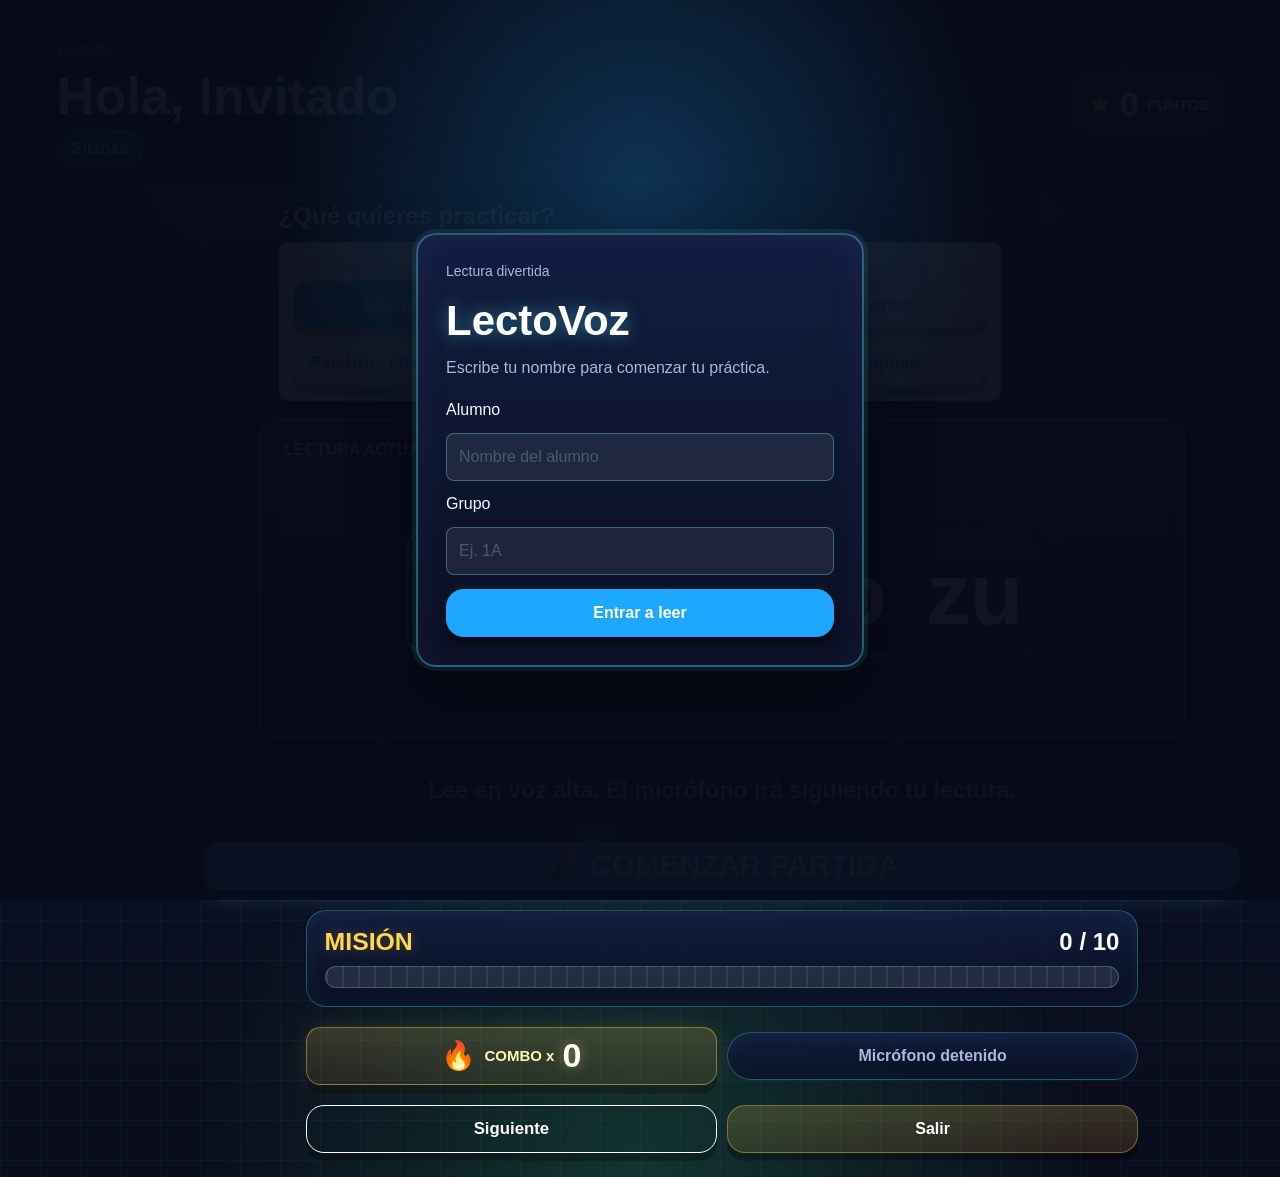
<file: index.html>
<!doctype html>
<html lang="es">
  <head>
    <meta charset="UTF-8" />
    <meta name="viewport" content="width=device-width, initial-scale=1.0" />
    <title>LectoVoz</title>
    <link rel="stylesheet" href="styles.css" />
  </head>
  <body class="student-page">
    <section class="login-screen" id="login-screen">
      <form class="login-card" id="login-form">
        <p class="eyebrow">Lectura divertida</p>
        <h1>LectoVoz</h1>
        <p class="login-copy">Escribe tu nombre para comenzar tu práctica.</p>
        <label for="student-name">Alumno</label>
        <input id="student-name" autocomplete="name" required placeholder="Nombre del alumno" />
        <label for="student-group">Grupo</label>
        <input id="student-group" required placeholder="Ej. 1A" />
        <button class="primary full" type="submit">Entrar a leer</button>
      </form>
    </section>

    <section class="calibration-screen hidden" id="calibration-screen" aria-labelledby="calibration-title">
      <div class="calibration-card">
        <p class="eyebrow">Antes de jugar</p>
        <h1 id="calibration-title">Calibremos el micrófono</h1>
        <p class="login-copy" id="calibration-instruction">
          Primero escucharé el ambiente. Después lee unas muestras cortas para afinar la detección.
        </p>
        <div class="calibration-target" id="calibration-target">Silencio</div>
        <div class="calibration-progress">
          <span id="calibration-step">Paso 1 de 4</span>
          <div class="meter" aria-hidden="true"><div id="calibration-meter-fill"></div></div>
        </div>
        <p class="calibration-status" id="calibration-status" role="status">
          ¿Listo? Presiona comenzar para permitir el micrófono.
        </p>
        <div class="calibration-actions">
          <button class="primary" id="calibration-start-btn" type="button">Permitir micrófono y calibrar</button>
          <button class="primary" id="calibration-record-btn" type="button" hidden>Escuchar muestra</button>
          <button class="secondary" id="calibration-skip-btn" type="button">Saltar calibración</button>
        </div>
      </div>
    </section>

    <main class="student-app app">
      <section class="student-practice practice" aria-labelledby="app-title">
        <header class="student-header">
          <div class="student-greeting">
            <p class="eyebrow">LectoVoz</p>
            <h1 id="app-title">Hola, <span id="current-student">Invitado</span></h1>
            <p class="activity-pill" id="current-activity">Sílabas</p>
          </div>
          <div class="student-score" aria-label="Puntos obtenidos">
            <span aria-hidden="true">&#9733;</span>
            <strong id="score-count">0</strong>
            <small>PUNTOS</small>
          </div>
        </header>

        <section class="practice-chooser" id="practice-chooser" aria-labelledby="practice-title">
          <h2 id="practice-title">¿Qué quieres practicar?</h2>
          <div class="practice-category-grid">
            <div class="practice-category">
              <strong>SÍLABAS</strong>
              <button class="practice-option active" type="button" data-practice-level="syllables">Sílabas</button>
              <button class="practice-option" type="button" data-practice-level="segmentedWords">Palabras silabeadas</button>
            </div>
            <div class="practice-category">
              <strong>PALABRAS</strong>
              <button class="practice-option" type="button" data-practice-level="simpleWords">Simples</button>
              <button class="practice-option" type="button" data-practice-level="complexWords">Complejas</button>
            </div>
            <div class="practice-category">
              <strong>ORACIONES</strong>
              <button class="practice-option" type="button" data-practice-level="shortSentences">Cortas</button>
              <button class="practice-option" type="button" data-practice-level="longSentences">Amplias</button>
            </div>
          </div>
        </section>

        <div class="student-reader reader" aria-live="polite">
          <div class="prompt-shell" id="reading-card">
            <p class="read-label">Lectura actual</p>
            <div id="prompt" class="prompt"></div>
          </div>

          <p class="feedback" id="feedback" role="status">
            Presiona comenzar y permite el micrófono. Después lee en voz alta.
          </p>
          <div class="heard-transcript" id="heard-feedback" hidden>
            Escuch&eacute;: <strong></strong>
          </div>

          <button id="start-btn" class="primary mic-button" type="button">
            <span aria-hidden="true">&#127908;</span>
            <span>Comenzar partida</span>
          </button>

          <section class="student-progress" aria-labelledby="goal-title">
            <div class="goal-row">
              <h2 id="goal-title">MISIÓN</h2>
              <span id="session-progress-text">0 / 10</span>
            </div>
            <div class="meter" aria-hidden="true">
              <div id="meter-fill"></div>
            </div>
          </section>

          <div class="student-badges">
            <div class="student-badge">
              <span aria-hidden="true">&#128293;</span>
              <small>COMBO x</small>
              <strong id="streak-count">0</strong>
            </div>
            <div class="status" id="mic-status">Micrófono detenido</div>
          </div>

          <div class="controls student-controls">
            <button id="next-btn" class="secondary" type="button">Siguiente</button>
            <button id="logout-btn" class="secondary" type="button">Salir</button>
          </div>

          <section class="mission-card" id="mission-card" hidden aria-live="polite">
            <div>
              <p class="mission-icon" aria-hidden="true">&#127881;</p>
              <h2>&#127942; MISIÓN COMPLETADA</h2>
              <p>Hiciste <strong id="mission-count">0</strong> ejercicios y ganaste <strong id="mission-score">0</strong> puntos.</p>
              <p>&iexcl;Muy bien! Tu lectura sigue subiendo de nivel.</p>
            </div>
            <div class="mission-actions">
              <button id="continue-btn" class="primary" type="button">Seguir jugando</button>
              <button id="mission-logout-btn" class="secondary" type="button">Salir</button>
            </div>
          </section>
        </div>
      </section>

      <aside class="student-internal" hidden aria-hidden="true">
        <div class="level-row">
          <label for="level-select">Nivel</label>
          <select id="level-select">
            <option value="syllables">Sílabas</option>
            <option value="segmentedWords">Palabras silabeadas</option>
            <option value="simpleWords">Palabras simples</option>
            <option value="complexWords">Palabras complejas</option>
            <option value="shortSentences">Oraciones cortas</option>
            <option value="longSentences">Oraciones amplias</option>
          </select>
        </div>
        <div class="stat">
          <span>Correctas</span>
          <strong id="correct-count">0</strong>
        </div>
        <div class="stat">
          <span>Errores</span>
          <strong id="error-count">0</strong>
        </div>
        <div class="stat">
          <span>Consonantes</span>
          <strong id="active-consonants">24</strong>
        </div>
        <div class="stat">
          <span>Meta</span>
          <strong id="session-goal-count">10</strong>
        </div>
        <div class="heard">
          <span>Escuchado</span>
          <p id="heard-text">-</p>
        </div>
        <div class="audio-panel">
          <div>
            <span>Ruido</span>
            <div class="mini-meter"><i id="noise-level"></i></div>
          </div>
          <div>
            <span>Voz</span>
            <div class="mini-meter"><i id="voice-level"></i></div>
          </div>
          <div class="confidence">
            <span>Confianza</span>
            <strong id="confidence-level">-</strong>
          </div>
        </div>
        <label class="custom-label" for="custom-text">Texto personalizado</label>
        <textarea id="custom-text" rows="4" placeholder="Escribe una palabra o frase para practicar"></textarea>
        <button id="use-custom" class="secondary full">Usar texto</button>
      </aside>
    </main>

    <script src="modules/evaluation.js"></script>
    <script src="modules/content.js"></script>
    <script src="modules/academic-structure.js"></script>
    <script src="modules/storage.js"></script>
    <script src="modules/json-backup.js"></script>
    <script src="modules/speech-recognition.js"></script>
    <script src="app.js"></script>
  </body>
</html>
</file>
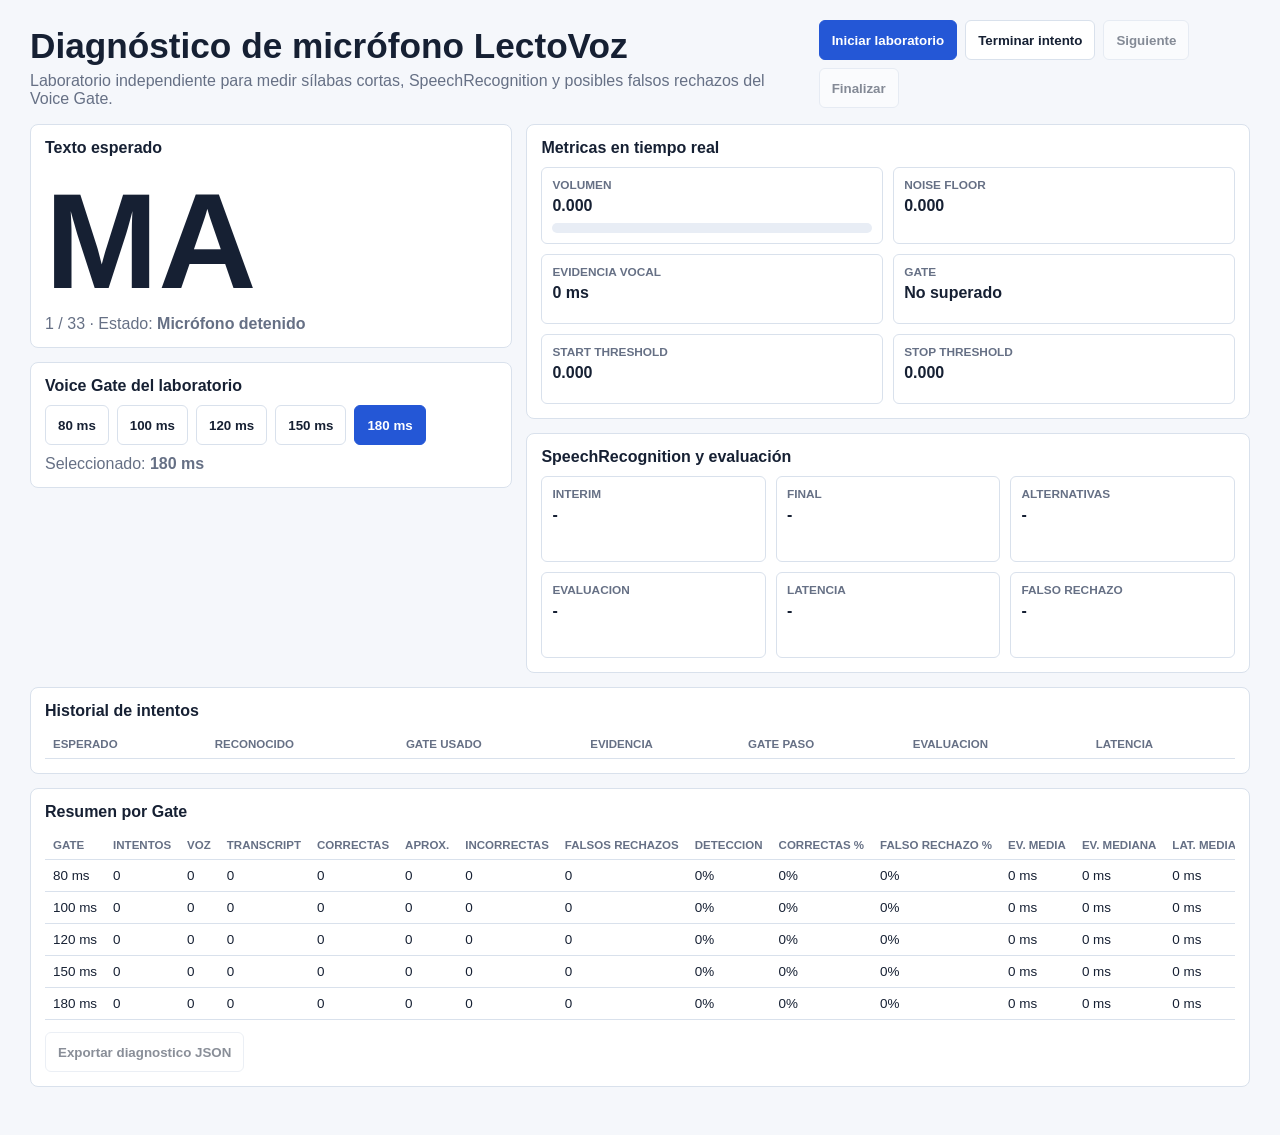
<file: mic-diagnostic.html>
<!doctype html>
<html lang="es">
  <head>
    <meta charset="UTF-8" />
    <meta name="viewport" content="width=device-width, initial-scale=1">
    <title>LectoVoz - Diagnóstico de micrófono</title>
    <style>
      :root {
        color-scheme: light;
        --bg: #f5f7fb;
        --panel: #ffffff;
        --text: #162033;
        --muted: #667085;
        --line: #d9e1ec;
        --blue: #2457d6;
        --green: #147d4f;
        --red: #b42318;
        --amber: #a86400;
      }

      * { box-sizing: border-box; }

      body {
        margin: 0;
        background: var(--bg);
        color: var(--text);
        font-family: Arial, Helvetica, sans-serif;
      }

      main {
        width: min(1220px, calc(100% - 28px));
        margin: 0 auto;
        padding: 20px 0 34px;
      }

      header {
        display: flex;
        justify-content: space-between;
        align-items: end;
        gap: 16px;
        margin-bottom: 16px;
      }

      h1, h2, p { margin: 0; }
      h1 { font-size: clamp(1.45rem, 3vw, 2.2rem); }
      h2 { font-size: 1rem; margin-bottom: 10px; }
      .subtitle { color: var(--muted); margin-top: 6px; }

      .layout {
        display: grid;
        grid-template-columns: minmax(280px, 0.8fr) minmax(0, 1.2fr);
        gap: 14px;
      }

      .panel {
        background: var(--panel);
        border: 1px solid var(--line);
        border-radius: 8px;
        padding: 14px;
        margin-bottom: 14px;
      }

      .controls, .gate-buttons {
        display: flex;
        flex-wrap: wrap;
        gap: 8px;
      }

      button {
        border: 1px solid var(--line);
        border-radius: 6px;
        background: #fff;
        color: var(--text);
        cursor: pointer;
        font-weight: 700;
        min-height: 40px;
        padding: 8px 12px;
      }

      button.primary, button.active {
        background: var(--blue);
        border-color: var(--blue);
        color: #fff;
      }

      button:disabled {
        cursor: not-allowed;
        opacity: 0.5;
      }

      .expected {
        display: block;
        font-size: clamp(4rem, 18vw, 8.5rem);
        font-weight: 800;
        letter-spacing: 0;
        line-height: 1;
        margin: 16px 0 6px;
        overflow-wrap: anywhere;
        text-transform: uppercase;
      }

      .muted { color: var(--muted); }

      .metrics {
        display: grid;
        grid-template-columns: repeat(2, minmax(0, 1fr));
        gap: 10px;
      }

      .metric {
        border: 1px solid var(--line);
        border-radius: 6px;
        min-height: 70px;
        padding: 10px;
      }

      .label {
        color: var(--muted);
        display: block;
        font-size: 0.74rem;
        font-weight: 700;
        margin-bottom: 5px;
        text-transform: uppercase;
      }

      .value {
        font-size: 1rem;
        font-weight: 800;
        overflow-wrap: anywhere;
      }

      .bar {
        background: #e8edf5;
        border-radius: 999px;
        height: 10px;
        margin-top: 8px;
        overflow: hidden;
      }

      .bar span {
        background: var(--green);
        display: block;
        height: 100%;
        width: 0%;
      }

      .live-grid {
        display: grid;
        grid-template-columns: repeat(3, minmax(0, 1fr));
        gap: 10px;
      }

      .transcript-box {
        border: 1px solid var(--line);
        border-radius: 6px;
        min-height: 86px;
        padding: 10px;
      }

      .pass { color: var(--green); font-weight: 800; }
      .fail { color: var(--red); font-weight: 800; }
      .warn { color: var(--amber); font-weight: 800; }

      .table-wrap { overflow-x: auto; }
      table { border-collapse: collapse; width: 100%; }
      th, td {
        border-bottom: 1px solid var(--line);
        font-size: 0.84rem;
        padding: 8px;
        text-align: left;
        vertical-align: top;
        white-space: nowrap;
      }
      th {
        color: var(--muted);
        font-size: 0.72rem;
        text-transform: uppercase;
      }

      @media (max-width: 860px) {
        header, .layout { display: block; }
        header .controls { margin-top: 12px; }
        .metrics, .live-grid { grid-template-columns: 1fr; }
      }
    </style>
  </head>
  <body>
    <main>
      <header>
        <div>
          <h1>Diagnóstico de micrófono LectoVoz</h1>
          <p class="subtitle">Laboratorio independiente para medir sílabas cortas, SpeechRecognition y posibles falsos rechazos del Voice Gate.</p>
        </div>
        <div class="controls">
          <button id="start-lab" class="primary" type="button">Iniciar laboratorio</button>
          <button id="finish-attempt" type="button" disabled>Terminar intento</button>
          <button id="next-attempt" type="button" disabled>Siguiente</button>
          <button id="end-lab" type="button" disabled>Finalizar</button>
        </div>
      </header>

      <section class="layout">
        <div>
          <section class="panel">
            <h2>Texto esperado</h2>
            <span id="expected-text" class="expected">ma</span>
            <p class="muted"><span id="item-progress">1 / 33</span> · Estado: <strong id="mic-status">Micrófono detenido</strong></p>
          </section>

          <section class="panel">
            <h2>Voice Gate del laboratorio</h2>
            <div class="gate-buttons" aria-label="Seleccionar Voice Gate">
              <button type="button" data-gate-ms="80">80 ms</button>
              <button type="button" data-gate-ms="100">100 ms</button>
              <button type="button" data-gate-ms="120">120 ms</button>
              <button type="button" data-gate-ms="150">150 ms</button>
              <button type="button" data-gate-ms="180">180 ms</button>
            </div>
            <p class="muted" style="margin-top: 10px;">Seleccionado: <strong id="selected-gate">180 ms</strong></p>
          </section>
        </div>

        <div>
          <section class="panel">
            <h2>Metricas en tiempo real</h2>
            <div class="metrics">
              <div class="metric">
                <span class="label">Volumen</span>
                <span id="volume-value" class="value">0.000</span>
                <div class="bar"><span id="volume-bar"></span></div>
              </div>
              <div class="metric"><span class="label">Noise floor</span><span id="noise-floor" class="value">0.000</span></div>
              <div class="metric"><span class="label">Evidencia vocal</span><span id="voice-evidence" class="value">0 ms</span></div>
              <div class="metric"><span class="label">Gate</span><span id="gate-state" class="value">No superado</span></div>
              <div class="metric"><span class="label">Start threshold</span><span id="voice-start-threshold" class="value">0.000</span></div>
              <div class="metric"><span class="label">Stop threshold</span><span id="voice-stop-threshold" class="value">0.000</span></div>
            </div>
          </section>

          <section class="panel">
            <h2>SpeechRecognition y evaluación</h2>
            <div class="live-grid">
              <div class="transcript-box"><span class="label">Interim</span><span id="interim-transcript" class="value">-</span></div>
              <div class="transcript-box"><span class="label">Final</span><span id="final-transcript" class="value">-</span></div>
              <div class="transcript-box"><span class="label">Alternativas</span><span id="alternatives" class="value">-</span></div>
              <div class="transcript-box"><span class="label">Evaluacion</span><span id="evaluation" class="value">-</span></div>
              <div class="transcript-box"><span class="label">Latencia</span><span id="latency" class="value">-</span></div>
              <div class="transcript-box"><span class="label">Falso rechazo</span><span id="false-rejection" class="value">-</span></div>
            </div>
          </section>
        </div>
      </section>

      <section class="panel">
        <h2>Historial de intentos</h2>
        <div class="table-wrap">
          <table>
            <thead>
              <tr>
                <th>Esperado</th>
                <th>Reconocido</th>
                <th>Gate usado</th>
                <th>Evidencia</th>
                <th>Gate paso</th>
                <th>Evaluacion</th>
                <th>Latencia</th>
              </tr>
            </thead>
            <tbody id="attempt-history"></tbody>
          </table>
        </div>
      </section>

      <section class="panel">
        <h2>Resumen por Gate</h2>
        <div class="table-wrap">
          <table>
            <thead>
              <tr>
                <th>Gate</th>
                <th>Intentos</th>
                <th>Voz</th>
                <th>Transcript</th>
                <th>Correctas</th>
                <th>Aprox.</th>
                <th>Incorrectas</th>
                <th>Falsos rechazos</th>
                <th>Deteccion</th>
                <th>Correctas %</th>
                <th>Falso rechazo %</th>
                <th>Ev. media</th>
                <th>Ev. mediana</th>
                <th>Lat. media</th>
              </tr>
            </thead>
            <tbody id="summary-body"></tbody>
          </table>
        </div>
        <div class="controls" style="margin-top: 12px;">
          <button id="export-diagnostic" type="button" disabled>Exportar diagnostico JSON</button>
        </div>
      </section>
    </main>

    <script src="modules/evaluation.js"></script>
    <script src="modules/speech-recognition.js"></script>
    <script src="modules/mic-diagnostic.js"></script>
  </body>
</html>
</file>
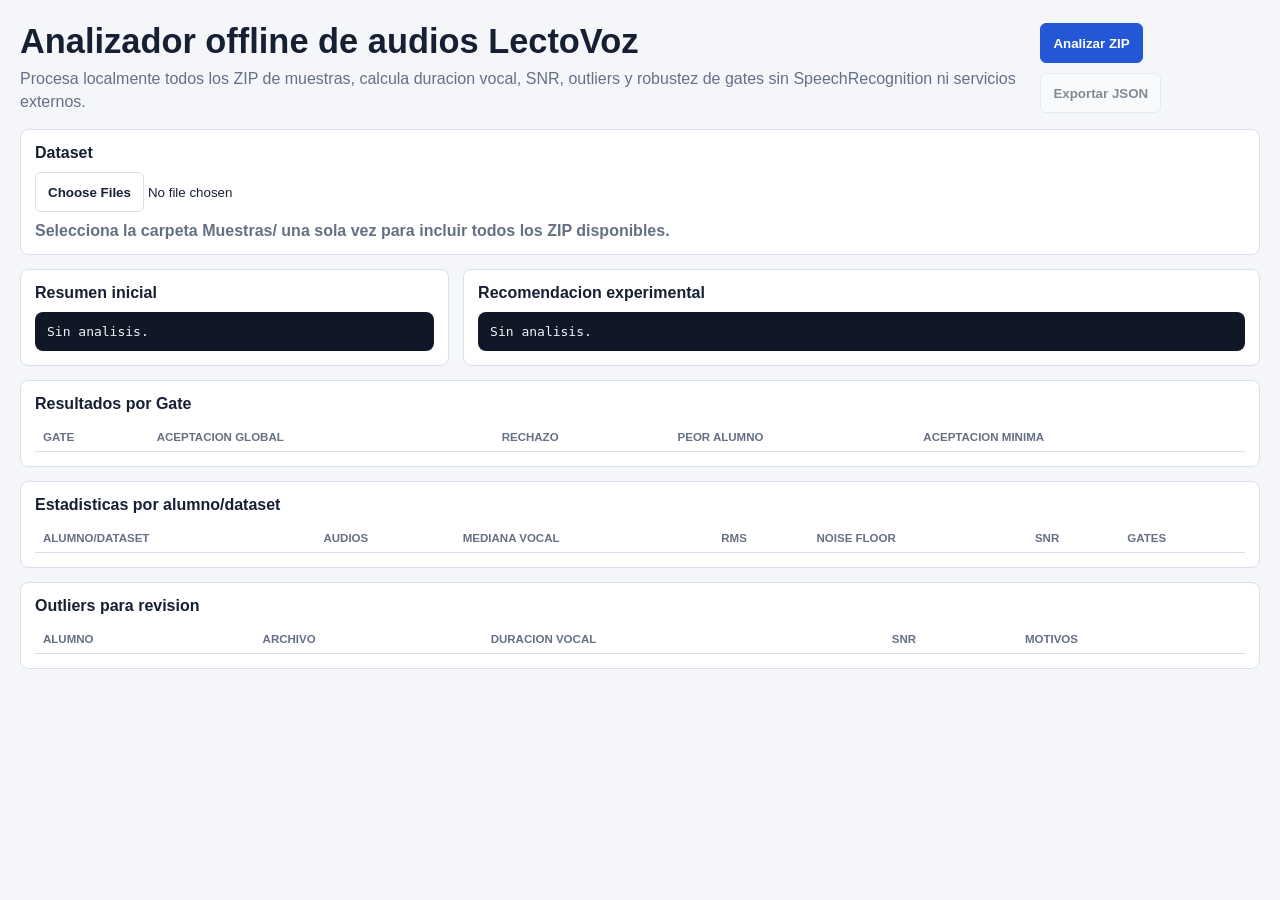
<file: offline-audio-analyzer.html>
<!doctype html>
<html lang="es">
  <head>
    <meta charset="UTF-8" />
    <meta name="viewport" content="width=device-width, initial-scale=1">
    <title>LectoVoz - Analizador offline de audios</title>
    <style>
      :root {
        color-scheme: light;
        --bg: #f4f6fa;
        --panel: #ffffff;
        --text: #172033;
        --muted: #667085;
        --line: #d8e0eb;
        --blue: #2457d6;
      }

      * { box-sizing: border-box; }
      body {
        margin: 0;
        background: var(--bg);
        color: var(--text);
        font-family: Arial, Helvetica, sans-serif;
      }
      main {
        width: min(1240px, calc(100% - 28px));
        margin: 0 auto;
        padding: 22px 0 36px;
      }
      header {
        display: flex;
        justify-content: space-between;
        align-items: end;
        gap: 16px;
        margin-bottom: 16px;
      }
      h1, h2, p { margin: 0; }
      h1 { font-size: clamp(1.45rem, 3vw, 2.15rem); }
      h2 { font-size: 1rem; margin-bottom: 10px; }
      .subtitle { color: var(--muted); margin-top: 6px; line-height: 1.45; }
      .panel {
        background: var(--panel);
        border: 1px solid var(--line);
        border-radius: 8px;
        margin-bottom: 14px;
        padding: 14px;
      }
      .controls {
        display: flex;
        flex-wrap: wrap;
        gap: 10px;
      }
      button, input::file-selector-button {
        border: 1px solid var(--line);
        border-radius: 6px;
        background: #fff;
        color: var(--text);
        cursor: pointer;
        font-weight: 700;
        min-height: 40px;
        padding: 8px 12px;
      }
      button.primary {
        background: var(--blue);
        border-color: var(--blue);
        color: #fff;
      }
      button:disabled { cursor: not-allowed; opacity: 0.5; }
      input { max-width: 100%; }
      .progress {
        color: var(--muted);
        font-weight: 700;
        margin-top: 10px;
      }
      .grid {
        display: grid;
        grid-template-columns: minmax(280px, 0.7fr) minmax(0, 1.3fr);
        gap: 14px;
      }
      pre {
        background: #101828;
        border-radius: 8px;
        color: #f2f4f7;
        margin: 0;
        overflow: auto;
        padding: 12px;
        white-space: pre-wrap;
      }
      .table-wrap { overflow-x: auto; }
      table { border-collapse: collapse; width: 100%; }
      th, td {
        border-bottom: 1px solid var(--line);
        font-size: 0.84rem;
        padding: 8px;
        text-align: left;
        vertical-align: top;
        white-space: nowrap;
      }
      th {
        color: var(--muted);
        font-size: 0.72rem;
        text-transform: uppercase;
      }
      @media (max-width: 860px) {
        header, .grid { display: block; }
        header .controls { margin-top: 12px; }
      }
    </style>
  </head>
  <body>
    <main>
      <header>
        <div>
          <h1>Analizador offline de audios LectoVoz</h1>
          <p class="subtitle">Procesa localmente todos los ZIP de muestras, calcula duracion vocal, SNR, outliers y robustez de gates sin SpeechRecognition ni servicios externos.</p>
        </div>
        <div class="controls">
          <button id="run-analysis" class="primary" type="button">Analizar ZIP</button>
          <button id="export-analysis" type="button" disabled>Exportar JSON</button>
        </div>
      </header>

      <section class="panel">
        <h2>Dataset</h2>
        <input id="dataset-input" type="file" accept=".zip,application/zip" webkitdirectory directory multiple>
        <p id="progress-text" class="progress">Selecciona la carpeta Muestras/ una sola vez para incluir todos los ZIP disponibles.</p>
      </section>

      <section class="grid">
        <div class="panel">
          <h2>Resumen inicial</h2>
          <pre id="dataset-summary">Sin analisis.</pre>
        </div>
        <div class="panel">
          <h2>Recomendacion experimental</h2>
          <pre id="recommendation">Sin analisis.</pre>
        </div>
      </section>

      <section class="panel">
        <h2>Resultados por Gate</h2>
        <div class="table-wrap">
          <table>
            <thead>
              <tr>
                <th>Gate</th>
                <th>Aceptacion global</th>
                <th>Rechazo</th>
                <th>Peor alumno</th>
                <th>Aceptacion minima</th>
              </tr>
            </thead>
            <tbody id="gates-body"></tbody>
          </table>
        </div>
      </section>

      <section class="panel">
        <h2>Estadisticas por alumno/dataset</h2>
        <div class="table-wrap">
          <table>
            <thead>
              <tr>
                <th>Alumno/dataset</th>
                <th>Audios</th>
                <th>Mediana vocal</th>
                <th>RMS</th>
                <th>Noise floor</th>
                <th>SNR</th>
                <th>Gates</th>
              </tr>
            </thead>
            <tbody id="students-body"></tbody>
          </table>
        </div>
      </section>

      <section class="panel">
        <h2>Outliers para revision</h2>
        <div class="table-wrap">
          <table>
            <thead>
              <tr>
                <th>Alumno</th>
                <th>Archivo</th>
                <th>Duracion vocal</th>
                <th>SNR</th>
                <th>Motivos</th>
              </tr>
            </thead>
            <tbody id="outliers-body"></tbody>
          </table>
        </div>
      </section>
    </main>

    <script src="modules/offline-audio-analyzer.js"></script>
  </body>
</html>
</file>
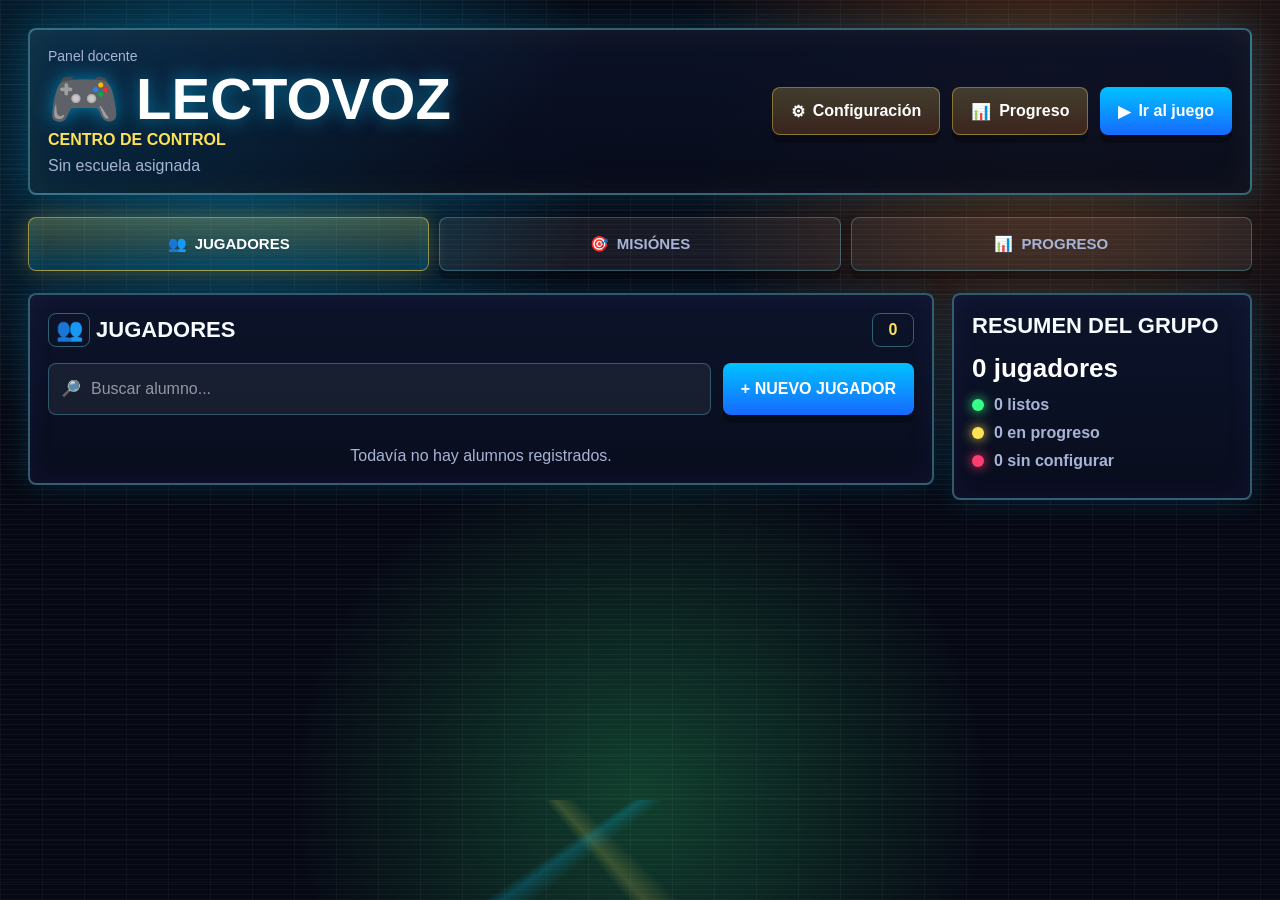
<file: teacher-control.html>
<!doctype html>
<html lang="es">
  <head>
    <meta charset="UTF-8" />
    <meta name="viewport" content="width=device-width, initial-scale=1.0" />
    <title>Centro de control LectoVoz</title>
    <link rel="stylesheet" href="styles.css" />
  </head>
  <body>
    <main class="teacher-app control-app">
      <header class="teacher-hero control-hero">
        <div class="control-brand">
          <p class="eyebrow">Panel docente</p>
          <h1><span aria-hidden="true">🎮</span> LECTOVOZ</h1>
          <strong>CENTRO DE CONTROL</strong>
          <p id="classroom-context">Sin escuela asignada</p>
        </div>
        <nav class="teacher-actions control-actions" aria-label="Accesos secundarios">
          <button class="secondary nav-button" id="settings-toggle" type="button" aria-expanded="false" aria-controls="settings-panel">
            <span aria-hidden="true">⚙</span> Configuración
          </button>
          <button class="secondary nav-button" type="button" data-tab-link="progress">
            <span aria-hidden="true">📊</span> Progreso
          </button>
          <a class="primary nav-button" href="index.html"><span aria-hidden="true">▶</span> Ir al juego</a>
        </nav>
      </header>

      <section class="control-tabs" aria-label="Secciones del control">
        <button class="tab-button active" type="button" data-tab="players">
          <span aria-hidden="true">👥</span> JUGADORES
        </button>
        <button class="tab-button" type="button" data-tab="missions">
          <span aria-hidden="true">🎯</span> MISIÓNES
        </button>
        <button class="tab-button" type="button" data-tab="progress">
          <span aria-hidden="true">📊</span> PROGRESO
        </button>
      </section>

      <section class="settings-drawer" id="settings-panel" hidden>
        <article class="config-section backup-section">
          <div class="panel-title-row">
            <h2><span aria-hidden="true">💾</span> RESPALDO DE DATOS</h2>
            <span id="backup-file-badge">JSON</span>
          </div>
          <p class="config-note" id="backup-status">Ningún archivo abierto</p>
          <div class="settings-grid">
            <label for="backup-import-mode">Modo de importación</label>
            <select id="backup-import-mode">
              <option value="merge">Combinar datos</option>
              <option value="replace">Reemplazar datos</option>
            </select>
            <label for="backup-autosave">Guardado automático</label>
            <select id="backup-autosave">
              <option value="enabled">Activado</option>
              <option value="disabled">Desactivado</option>
            </select>
            <div class="backup-actions">
              <button class="secondary" id="export-backup-btn" type="button">Exportar respaldo</button>
              <button class="secondary" id="import-backup-btn" type="button">Importar respaldo</button>
              <button class="secondary" id="open-backup-file-btn" type="button">Abrir archivo de datos</button>
              <button class="primary" id="save-open-backup-btn" type="button" disabled>Guardar archivo</button>
            </div>
            <input id="backup-file-input" type="file" accept="application/json,.json" hidden />
          </div>
        </article>
      </section>

      <section class="control-panel active" id="tab-players">
        <div class="control-layout">
          <section class="players-column" aria-label="Lista de jugadores">
            <article class="student-list-panel">
              <div class="panel-title-row">
                <h2><span aria-hidden="true">👥</span> JUGADORES</h2>
                <span id="student-count">0</span>
              </div>
              <div class="student-tools">
                <label class="search-field" for="student-search">
                  <span aria-hidden="true">🔎</span>
                  <input id="student-search" type="search" autocomplete="off" placeholder="Buscar alumno..." />
                </label>
                <button class="primary" id="new-player-toggle" type="button">+ NUEVO JUGADOR</button>
              </div>
              <form id="student-form" class="student-form new-player-form" hidden>
                <label for="new-student-name">Nombre</label>
                <input id="new-student-name" required autocomplete="name" placeholder="Nombre del alumno" />
                <label for="new-student-group">Grupo</label>
                <input id="new-student-group" required placeholder="Ej. 3A" />
                <button class="primary full" type="submit">Registrar jugador</button>
              </form>
              <div class="student-list" id="student-list"></div>
              <p class="empty-state" id="students-empty">Todavía no hay alumnos registrados.</p>
            </article>
          </section>

          <aside class="group-summary-card" aria-label="Resumen del grupo">
            <h2>RESUMEN DEL GRUPO</h2>
            <strong id="summary-students">0 jugadores</strong>
            <p><span class="status-dot ready"></span><span id="summary-ready">0 listos</span></p>
            <p><span class="status-dot progress"></span><span id="summary-progress">0 en progreso</span></p>
            <p><span class="status-dot unconfigured"></span><span id="summary-unconfigured">0 sin configurar</span></p>
          </aside>
        </div>
      </section>

      <section class="control-panel" id="tab-missions">
        <div class="mission-layout">
          <section class="mission-main">
            <article class="selected-student-card">
              <div>
                <p class="eyebrow">Jugador seleccionado</p>
                <h2 id="selected-student-name">Selecciona un alumno</h2>
                <p id="selected-student-meta">Desde JUGADORES puedes escoger a quien configurar.</p>
              </div>
              <button class="danger" id="delete-student-btn" type="button" disabled>Eliminar alumno</button>
            </article>

            <article class="config-section">
              <h2><span aria-hidden="true">🎯</span> CONFIGURAR MISIÓN</h2>
              <div class="category-card-grid" id="category-card-grid" role="radiogroup" aria-label="Categorias">
                <button class="category-card active" type="button" data-category="syllables" role="radio" aria-checked="true">
                  <span aria-hidden="true">🔤</span>
                  <strong>SÍLABAS</strong>
                </button>
                <button class="category-card" type="button" data-category="words" role="radio" aria-checked="false">
                  <span aria-hidden="true">🔠</span>
                  <strong>PALABRAS</strong>
                </button>
                <button class="category-card" type="button" data-category="sentences" role="radio" aria-checked="false">
                  <span aria-hidden="true">📖</span>
                  <strong>ORACIONES</strong>
                </button>
              </div>
              <input id="category-start" type="hidden" value="syllables" />

              <div class="sublevel-panel">
                <h3>Subnivel</h3>
                <div class="sublevel-grid" id="sublevel-grid" role="radiogroup" aria-label="Subniveles"></div>
                <select id="level-start" class="sr-only" aria-label="Subnivel">
                  <option value="syllables" data-category="syllables">Sílabas</option>
                  <option value="segmentedWords" data-category="syllables">Palabras silabeadas</option>
                  <option value="simpleWords" data-category="words">Simples</option>
                  <option value="complexWords" data-category="words">Complejas</option>
                  <option value="shortSentences" data-category="sentences">Cortas</option>
                  <option value="longSentences" data-category="sentences">Amplias</option>
                </select>
              </div>
            </article>

            <article class="config-section">
              <h2><span aria-hidden="true">⚙</span> CONFIGURACIÓN DE PARTIDA</h2>
              <div class="settings-grid mission-settings">
                <div>
                  <label for="session-goal">Meta</label>
                  <div class="quick-button-row" id="goal-buttons" aria-label="Meta de ejercicios">
                    <button type="button" data-goal="10">10</button>
                    <button type="button" data-goal="15">15</button>
                    <button type="button" data-goal="20">20</button>
                    <button type="button" data-goal="30">30</button>
                  </div>
                  <input id="session-goal" type="number" min="1" max="50" value="10" />
                </div>

                <div>
                  <label for="max-attempts-per-chunk">Intentos por ejercicio</label>
                  <div class="quick-button-row" id="attempt-buttons" aria-label="Intentos por ejercicio">
                    <button type="button" data-attempts="1">1</button>
                    <button type="button" data-attempts="2">2</button>
                    <button type="button" data-attempts="3">3</button>
                  </div>
                  <select id="max-attempts-per-chunk" aria-label="Intentos máximos por ejercicio">
                    <option value="1">1 intento</option>
                    <option value="2">2 intentos</option>
                    <option value="3">3 intentos</option>
                  </select>
                </div>

                <label class="setting-toggle" for="shuffle-syllables">
                  <input id="shuffle-syllables" type="checkbox" />
                  <span>Orden aleatorio</span>
                </label>

                <label for="custom-notes">Notas</label>
                <textarea id="custom-notes" rows="4" placeholder="Observaciones para esta partida"></textarea>
              </div>
            </article>

            <article class="config-section" id="consonants-section">
              <div class="panel-title-row">
                <h2>Consonantes</h2>
                <button class="secondary small-button" id="select-all-consonants" type="button">Todas</button>
              </div>
              <p class="config-note">Solo aparece para SÍLABAS cuando corresponde.</p>
              <div class="consonant-grid" id="consonant-grid"></div>
            </article>
          </section>

          <aside class="mission-side">
            <article class="mission-preview">
              <p class="eyebrow">Vista previa</p>
              <h2 id="mission-preview-title">MISIÓN</h2>
              <div id="mission-preview"></div>
              <button class="primary full launch-save" id="save-config-btn" type="button" disabled>
                <span aria-hidden="true">🚀</span> GUARDAR MISIÓN
              </button>
              <p class="save-feedback" id="save-feedback" role="status" aria-live="polite"></p>
            </article>

            <article class="config-section bulk-section">
              <div class="panel-title-row">
                <h2><span aria-hidden="true">⚡</span> CONFIGURACIÓN MASIVA</h2>
                <span id="bulk-count">0</span>
              </div>
              <p class="config-note">Aplica la misión actual a varios jugadores.</p>
              <div class="bulk-list" id="bulk-student-list"></div>
              <button class="secondary full" id="apply-bulk-config-btn" type="button" disabled>Aplicar a seleccionados</button>
            </article>
          </aside>
        </div>
      </section>

      <section class="control-panel" id="tab-progress">
        <div class="progress-layout">
          <article class="progress-card">
            <p class="eyebrow">Alumno seleccionado</p>
            <h2 id="progress-student-name">Selecciona un alumno</h2>
            <div id="progress-summary"></div>
          </article>
          <aside class="group-summary-card progress-side" aria-label="Resumen lateral del grupo">
            <h2>RESUMEN DEL GRUPO</h2>
            <strong id="progress-total-students">0 jugadores</strong>
            <p><span class="status-dot ready"></span><span id="progress-ready">0 listos</span></p>
            <p><span class="status-dot progress"></span><span id="progress-in-progress">0 en progreso</span></p>
            <p><span class="status-dot unconfigured"></span><span id="progress-unconfigured">0 sin configurar</span></p>
          </aside>
        </div>
      </section>
    </main>

    <script src="modules/content.js"></script>
    <script src="modules/academic-structure.js"></script>
    <script src="modules/storage.js"></script>
    <script src="modules/teacher-control.js"></script>
    <script src="modules/json-backup.js"></script>
    <script src="teacher-control.js"></script>
  </body>
</html>
</file>
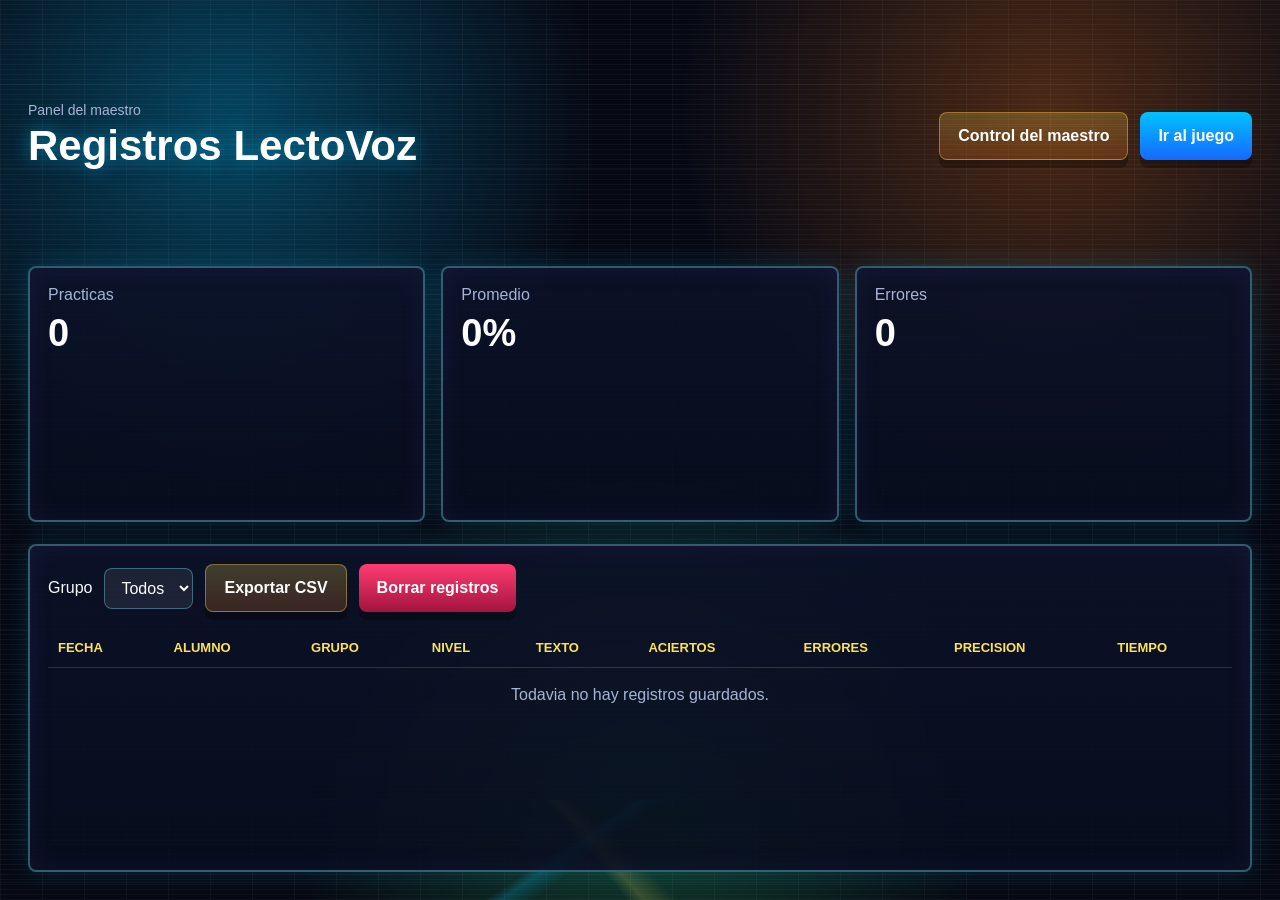
<file: teacher.html>
<!doctype html>
<html lang="es">
  <head>
    <meta charset="UTF-8" />
    <meta name="viewport" content="width=device-width, initial-scale=1.0" />
    <title>LectoVoz Maestro</title>
    <link rel="stylesheet" href="styles.css" />
  </head>
  <body>
    <main class="teacher-app">
      <header class="teacher-hero">
        <div>
          <p class="eyebrow">Panel del maestro</p>
          <h1>Registros LectoVoz</h1>
        </div>
        <div class="teacher-actions">
          <a class="secondary nav-button" href="teacher-control.html">Control del maestro</a>
          <a class="primary nav-button" href="index.html">Ir al juego</a>
        </div>
      </header>

      <section class="dashboard-grid">
        <article class="teacher-stat">
          <span>Practicas</span>
          <strong id="total-records">0</strong>
        </article>
        <article class="teacher-stat">
          <span>Promedio</span>
          <strong id="average-accuracy">0%</strong>
        </article>
        <article class="teacher-stat">
          <span>Errores</span>
          <strong id="total-errors">0</strong>
        </article>
      </section>

      <section class="records-panel">
        <div class="records-tools">
          <label for="group-filter">Grupo</label>
          <select id="group-filter">
            <option value="all">Todos</option>
          </select>
          <button id="export-btn" class="secondary">Exportar CSV</button>
          <button id="clear-btn" class="danger">Borrar registros</button>
        </div>

        <div class="table-wrap">
          <table>
            <thead>
              <tr>
                <th>Fecha</th>
                <th>Alumno</th>
                <th>Grupo</th>
                <th>Nivel</th>
                <th>Texto</th>
                <th>Aciertos</th>
                <th>Errores</th>
                <th>Precision</th>
                <th>Tiempo</th>
              </tr>
            </thead>
            <tbody id="records-body"></tbody>
          </table>
        </div>
        <p class="empty-state" id="empty-state">Todavia no hay registros guardados.</p>
      </section>
    </main>

    <script src="modules/content.js"></script>
    <script src="modules/academic-structure.js"></script>
    <script src="modules/storage.js"></script>
    <script src="modules/teacher-dashboard.js"></script>
    <script src="teacher.js"></script>
  </body>
</html>
</file>
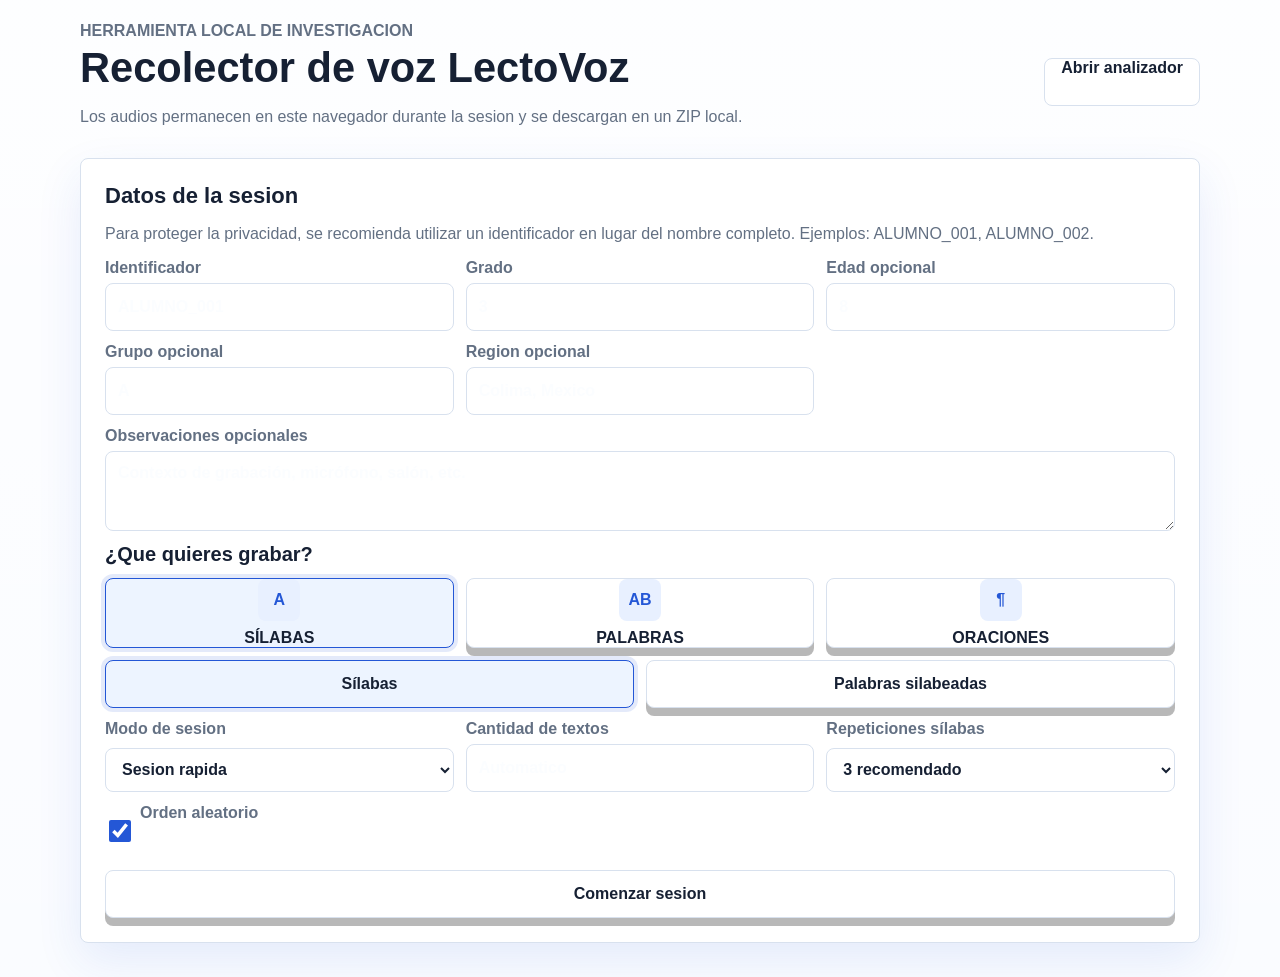
<file: voice-sampler.html>
﻿<!doctype html>
<html lang="es">
  <head>
    <meta charset="UTF-8" />
    <meta name="viewport" content="width=device-width, initial-scale=1">
    <title>LectoVoz - Recolector de voz</title>
    <link rel="stylesheet" href="styles.css">
  </head>
  <body class="sampler-page">
    <main class="sampler-app" aria-labelledby="sampler-title">
      <header class="sampler-header">
        <div>
          <p class="sampler-eyebrow">Herramienta local de investigacion</p>
          <h1 id="sampler-title">Recolector de voz LectoVoz</h1>
          <p>Los audios permanecen en este navegador durante la sesion y se descargan en un ZIP local.</p>
        </div>
        <a class="sampler-link" href="offline-audio-analyzer.html">Abrir analizador</a>
      </header>

      <section class="sampler-panel" id="setup-panel">
        <h2>Datos de la sesion</h2>
        <p class="sampler-note">Para proteger la privacidad, se recomienda utilizar un identificador en lugar del nombre completo. Ejemplos: ALUMNO_001, ALUMNO_002.</p>
        <p class="sampler-setup-feedback" id="setup-feedback" role="status"></p>
        <form id="sampler-form" class="sampler-form">
          <label>
            Identificador
            <input id="participant-id" required placeholder="ALUMNO_001" autocomplete="off">
          </label>
          <label>
            Grado
            <input id="participant-grade" required placeholder="3">
          </label>
          <label>
            Edad opcional
            <input id="participant-age" type="number" min="1" max="18" placeholder="8">
          </label>
          <label>
            Grupo opcional
            <input id="participant-group" placeholder="A">
          </label>
          <label>
            Region opcional
            <input id="participant-region" placeholder="Colima, Mexico">
          </label>
          <label class="sampler-wide">
            Observaciones opcionales
            <textarea id="participant-notes" rows="3" placeholder="Contexto de grabación, micrófono, salón, etc."></textarea>
          </label>

          <section class="sampler-wide sampler-choice-block" aria-labelledby="sampler-choice-title">
            <h3 id="sampler-choice-title">¿Que quieres grabar?</h3>
            <div class="sampler-category-cards">
              <button class="sampler-category-card active" type="button" data-sampler-category="syllables">
                <span aria-hidden="true">A</span>
                <strong>SÍLABAS</strong>
              </button>
              <button class="sampler-category-card" type="button" data-sampler-category="words">
                <span aria-hidden="true">AB</span>
                <strong>PALABRAS</strong>
              </button>
              <button class="sampler-category-card" type="button" data-sampler-category="sentences">
                <span aria-hidden="true">¶</span>
                <strong>ORACIONES</strong>
              </button>
            </div>
            <div class="sampler-sublevel-cards" id="sublevel-choices"></div>
            <input id="sampler-category" type="hidden" value="syllables">
            <input id="sampler-sublevel" type="hidden" value="syllables">
          </section>
          <label>
            Modo de sesion
            <select id="session-mode">
              <option value="quick">Sesion rapida</option>
              <option value="complete">Sesion completa</option>
              <option value="general">Muestra general</option>
            </select>
          </label>
          <label>
            Cantidad de textos
            <input id="sample-limit" type="number" min="1" step="1" placeholder="Automatico">
          </label>
          <label>
            Repeticiones sílabas
            <select id="syllable-repetitions">
              <option value="3">3 recomendado</option>
              <option value="2">2</option>
              <option value="1">1</option>
            </select>
          </label>
          <label class="sampler-toggle">
            <input id="random-order" type="checkbox" checked>
            Orden aleatorio
          </label>
          <button class="sampler-primary sampler-wide" type="submit">Comenzar sesion</button>
        </form>
      </section>

      <section class="sampler-capture" id="capture-panel" hidden>
        <div class="sampler-finish-bar">
          <button id="finish-btn" class="sampler-finish-button" type="button">FINALIZAR SESION</button>
        </div>

        <div class="sampler-finish-confirm" id="finish-confirm" hidden>
          <p>Hay una muestra grabada que todavia no se guardo con SIGUIENTE.</p>
          <div>
            <button id="finish-include-btn" type="button">Incluir ultima muestra</button>
            <button id="finish-exclude-btn" type="button">Finalizar con anteriores</button>
            <button id="finish-cancel-btn" type="button">Volver</button>
          </div>
        </div>

        <div class="sampler-capture-title">
          <strong id="capture-category">SÍLABAS</strong>
          <span id="capture-sublevel">Sílabas</span>
        </div>
        <div class="sampler-progress-row">
          <strong id="sample-progress">Muestra 0 de 0</strong>
          <span id="sample-detail">-</span>
          <span id="mic-state">Micrófono listo</span>
        </div>

        <div class="sampler-target" id="target-text">MA</div>
        <p class="sampler-feedback" id="sampler-feedback" role="status">Listo para grabar.</p>
        <audio id="sample-audio" controls hidden></audio>

        <div class="sampler-actions">
          <button id="record-btn" class="sampler-primary sampler-main-record" type="button">GRABAR</button>
          <button id="play-btn" type="button" disabled>Escuchar</button>
          <button id="retry-btn" type="button" disabled>VOLVER A GRABAR</button>
          <button id="next-btn" class="sampler-next" type="button" disabled>SIGUIENTE -></button>
          <button id="reconnect-btn" type="button" hidden>Reconectar micrófono</button>
        </div>

        <details class="sampler-tech">
          <summary>Panel tecnico</summary>
          <pre id="technical-output">Sin grabación.</pre>
        </details>
      </section>

      <section class="sampler-panel" id="summary-panel" hidden>
        <h2>Resumen para exportar</h2>
        <pre id="summary-output"></pre>
        <button id="download-btn" class="sampler-primary" type="button">Descargar ZIP</button>
      </section>
    </main>

    <script src="modules/content.js"></script>
    <script src="modules/voice-sampler.js"></script>
  </body>
</html>
</file>
<file: styles.css>
:root {
  --ink: #202124;
  --muted: #65717b;
  --paper: #fffdf8;
  --line: #d9e1e8;
  --blue: #2563eb;
  --green: #198754;
  --red: #c92a2a;
  --yellow: #f2c94c;
  --panel: #f5f7fb;
}

* {
  box-sizing: border-box;
}

body {
  margin: 0;
  min-height: 100vh;
  background: linear-gradient(135deg, #eaf6ff 0%, #fff8df 52%, #ecfff3 100%);
  color: var(--ink);
  font-family: Arial, Helvetica, sans-serif;
}

button,
select,
textarea,
input {
  font: inherit;
}

.app {
  display: grid;
  grid-template-columns: minmax(0, 1fr) 320px;
  gap: 24px;
  min-height: 100vh;
  padding: 28px;
}

.practice,
.side {
  background: rgba(255, 255, 255, 0.88);
  border: 1px solid rgba(32, 33, 36, 0.08);
  border-radius: 8px;
  box-shadow: 0 20px 60px rgba(37, 99, 235, 0.12);
}

.practice {
  display: flex;
  flex-direction: column;
  padding: 28px;
}

.topbar {
  display: flex;
  align-items: flex-start;
  justify-content: space-between;
  gap: 20px;
}

.eyebrow {
  margin: 0 0 4px;
  color: var(--muted);
  font-size: 14px;
}

h1,
h2 {
  margin: 0;
}

h1 {
  font-size: 42px;
}

h2 {
  font-size: 22px;
}

.status {
  min-width: 172px;
  border: 1px solid var(--line);
  border-radius: 999px;
  padding: 10px 14px;
  color: var(--muted);
  text-align: center;
  background: #fff;
}

.status.listening {
  border-color: rgba(25, 135, 84, 0.35);
  color: var(--green);
  background: #ecfff3;
}

.reader {
  display: flex;
  flex: 1;
  flex-direction: column;
  justify-content: center;
  gap: 22px;
  max-width: 980px;
  width: 100%;
  margin: 0 auto;
}

.level-row {
  display: flex;
  align-items: center;
  justify-content: center;
  gap: 10px;
  color: var(--muted);
}

select {
  border: 1px solid var(--line);
  border-radius: 8px;
  background: #fff;
  padding: 10px 12px;
}

.prompt-shell {
  display: flex;
  align-items: center;
  justify-content: center;
  min-height: 245px;
  border: 2px solid var(--line);
  border-radius: 8px;
  background: var(--paper);
  padding: 28px;
}

.prompt {
  display: flex;
  flex-wrap: wrap;
  justify-content: center;
  gap: 12px;
  max-width: 880px;
  line-height: 1.35;
  text-align: center;
}

.chunk {
  display: inline-flex;
  align-items: center;
  justify-content: center;
  min-width: 56px;
  min-height: 64px;
  border-bottom: 6px solid #c8d2dc;
  border-radius: 8px 8px 4px 4px;
  padding: 8px 12px;
  background: #fff;
  color: #1d2935;
  font-size: clamp(34px, 7vw, 74px);
  font-weight: 800;
  transition: background-color 160ms ease, color 160ms ease, border-color 160ms ease, transform 160ms ease;
}

.chunk.current {
  border-color: var(--yellow);
  transform: translateY(-3px);
}

.chunk.correct {
  border-color: var(--green);
  background: #e9f9ef;
  color: var(--green);
}

.chunk.error {
  border-color: var(--red);
  background: #fff0f0;
  color: var(--red);
}

.space {
  width: 26px;
}

.meter {
  height: 12px;
  overflow: hidden;
  border-radius: 999px;
  background: #dbe5ee;
}

#meter-fill {
  width: 0%;
  height: 100%;
  border-radius: inherit;
  background: linear-gradient(90deg, #198754, #2f9e44);
  transition: width 180ms ease;
}

.feedback {
  min-height: 32px;
  margin: 0;
  color: var(--muted);
  font-size: 20px;
  text-align: center;
}

.controls {
  display: flex;
  justify-content: center;
  gap: 12px;
}

button {
  min-height: 48px;
  border: 0;
  border-radius: 8px;
  padding: 0 18px;
  cursor: pointer;
  font-weight: 700;
}

.primary {
  background: var(--blue);
  color: #fff;
}

.secondary {
  border: 1px solid var(--line);
  background: #fff;
  color: var(--ink);
}

.full {
  width: 100%;
}

.side {
  display: flex;
  flex-direction: column;
  gap: 16px;
  padding: 22px;
}

.stat,
.heard,
.audio-panel {
  border: 1px solid var(--line);
  border-radius: 8px;
  background: var(--panel);
  padding: 14px;
}

.stat {
  display: flex;
  align-items: center;
  justify-content: space-between;
}

.stat span,
.heard span,
.audio-panel span,
.custom-label {
  color: var(--muted);
  font-size: 14px;
}

.stat strong {
  font-size: 30px;
}

.heard p {
  min-height: 48px;
  margin: 8px 0 0;
  overflow-wrap: anywhere;
}

.audio-panel {
  display: grid;
  gap: 12px;
}

.mini-meter {
  height: 9px;
  margin-top: 7px;
  overflow: hidden;
  border-radius: 999px;
  background: #dbe5ee;
}

.mini-meter i {
  display: block;
  width: 0%;
  height: 100%;
  border-radius: inherit;
  background: #2563eb;
  transition: width 100ms linear;
}

.confidence {
  display: flex;
  align-items: center;
  justify-content: space-between;
}

textarea {
  width: 100%;
  resize: vertical;
  border: 1px solid var(--line);
  border-radius: 8px;
  padding: 12px;
}

@media (max-width: 860px) {
  .app {
    grid-template-columns: 1fr;
    padding: 14px;
  }

  .practice {
    min-height: 68vh;
    padding: 18px;
  }

  .topbar {
    flex-direction: column;
  }

  h1 {
    font-size: 34px;
  }

  .status {
    width: 100%;
  }

  .prompt-shell {
    min-height: 220px;
    padding: 18px;
  }

  .chunk {
    min-width: 45px;
    min-height: 54px;
    padding: 6px 9px;
  }
}

/* Arcade skin */
:root {
  --ink: #f8fbff;
  --muted: #a7b4d6;
  --paper: #10172a;
  --line: rgba(124, 239, 255, 0.35);
  --blue: #00c2ff;
  --green: #35ff87;
  --red: #ff3d71;
  --yellow: #ffe156;
  --panel: rgba(11, 18, 38, 0.88);
  --violet: #8b5cf6;
  --hot: #ff7a18;
}

body {
  overflow-x: hidden;
  background:
    linear-gradient(rgba(255, 255, 255, 0.035) 1px, transparent 1px),
    linear-gradient(90deg, rgba(255, 255, 255, 0.035) 1px, transparent 1px),
    radial-gradient(circle at 18% 14%, rgba(0, 194, 255, 0.32), transparent 28%),
    radial-gradient(circle at 82% 12%, rgba(255, 122, 24, 0.28), transparent 28%),
    radial-gradient(circle at 50% 88%, rgba(53, 255, 135, 0.22), transparent 34%),
    #060914;
  background-size: 42px 42px, 42px 42px, auto, auto, auto, auto;
  color: var(--ink);
}

body::before {
  content: "";
  position: fixed;
  inset: auto -10vw 0;
  height: 34vh;
  pointer-events: none;
  background:
    linear-gradient(115deg, transparent 45%, rgba(0, 194, 255, 0.28) 46%, transparent 48%),
    linear-gradient(65deg, transparent 45%, rgba(255, 225, 86, 0.24) 46%, transparent 48%);
  transform: perspective(420px) rotateX(58deg);
  transform-origin: bottom;
  opacity: 0.72;
}

body::after {
  content: "";
  position: fixed;
  inset: 0;
  pointer-events: none;
  background: repeating-linear-gradient(0deg, rgba(255, 255, 255, 0.035), rgba(255, 255, 255, 0.035) 1px, transparent 1px, transparent 5px);
  mix-blend-mode: screen;
}

.login-screen {
  position: fixed;
  z-index: 10;
  inset: 0;
  display: grid;
  place-items: center;
  padding: 20px;
  background: rgba(6, 9, 20, 0.92);
}

.login-screen.hidden {
  display: none;
}

.login-card {
  display: grid;
  gap: 12px;
  width: min(430px, 100%);
  border: 2px solid var(--line);
  border-radius: 8px;
  padding: 28px;
  background: linear-gradient(180deg, rgba(16, 23, 42, 0.98), rgba(23, 31, 61, 0.96));
  box-shadow: 0 0 0 4px rgba(0, 194, 255, 0.08), 0 28px 80px rgba(0, 0, 0, 0.42);
}

.login-card h1,
.teacher-hero h1 {
  color: #fff;
  text-shadow: 0 0 18px rgba(0, 194, 255, 0.55);
}

.login-copy {
  margin: 0 0 10px;
  color: var(--muted);
}

input,
select,
textarea {
  border: 1px solid var(--line);
  border-radius: 8px;
  background: rgba(255, 255, 255, 0.08);
  color: #fff;
}

input {
  min-height: 48px;
  padding: 0 12px;
}

input::placeholder,
textarea::placeholder {
  color: rgba(248, 251, 255, 0.55);
}

select option {
  color: #111827;
}

.app {
  position: relative;
  z-index: 1;
  grid-template-columns: minmax(0, 1fr) 340px;
}

.practice,
.side,
.teacher-stat,
.records-panel {
  border: 2px solid var(--line);
  background: linear-gradient(180deg, rgba(12, 18, 40, 0.92), rgba(8, 13, 30, 0.86));
  box-shadow:
    0 0 24px rgba(0, 194, 255, 0.16),
    inset 0 0 28px rgba(139, 92, 246, 0.08);
}

.topbar {
  align-items: center;
}

.eyebrow,
.level-row,
.feedback,
.stat span,
.heard span,
.audio-panel span,
.custom-label {
  color: var(--muted);
}

h1 {
  color: #fff;
  letter-spacing: 0;
  text-shadow: 0 0 20px rgba(0, 194, 255, 0.55), 0 0 34px rgba(255, 122, 24, 0.24);
}

.player-strip {
  display: grid;
  grid-template-columns: auto auto auto;
  gap: 10px;
  align-items: stretch;
}

.player-strip > div,
.status,
.stat,
.heard,
.audio-panel {
  border: 1px solid var(--line);
  background: rgba(255, 255, 255, 0.07);
}

.player-strip > div {
  min-width: 110px;
  border-radius: 8px;
  padding: 10px 12px;
}

.player-strip span {
  display: block;
  color: var(--muted);
  font-size: 12px;
}

.player-strip strong,
.stat strong,
.teacher-stat strong,
.confidence strong {
  color: #fff;
}

.status {
  display: grid;
  place-items: center;
  color: var(--muted);
}

.status.listening {
  color: var(--green);
  background: rgba(53, 255, 135, 0.12);
  box-shadow: 0 0 22px rgba(53, 255, 135, 0.22);
}

.reader {
  gap: 18px;
}

.prompt-shell {
  position: relative;
  min-height: 310px;
  overflow: hidden;
  border: 2px solid rgba(255, 225, 86, 0.38);
  background:
    linear-gradient(180deg, rgba(255, 255, 255, 0.07), rgba(255, 255, 255, 0.02)),
    radial-gradient(circle at 50% 40%, rgba(0, 194, 255, 0.18), transparent 45%),
    #0b1024;
}

.prompt-shell::before {
  content: "";
  position: absolute;
  inset: 10px;
  border: 1px dashed rgba(255, 225, 86, 0.28);
  border-radius: 8px;
  pointer-events: none;
}

.prompt {
  position: relative;
}

.chunk {
  min-width: 70px;
  min-height: 74px;
  border: 2px solid rgba(255, 255, 255, 0.18);
  border-bottom: 8px solid rgba(255, 255, 255, 0.18);
  background: linear-gradient(180deg, #17203f, #0c1228);
  color: #fff;
  text-shadow: 0 0 14px rgba(255, 255, 255, 0.2);
  box-shadow: 0 12px 0 rgba(0, 0, 0, 0.22), 0 0 18px rgba(0, 194, 255, 0.12);
}

.chunk.current {
  border-color: var(--yellow);
  color: var(--yellow);
  transform: translateY(-7px) scale(1.04);
  box-shadow: 0 15px 0 rgba(0, 0, 0, 0.24), 0 0 28px rgba(255, 225, 86, 0.45);
}

.chunk.correct {
  border-color: var(--green);
  background: linear-gradient(180deg, rgba(53, 255, 135, 0.28), rgba(18, 127, 69, 0.24));
  color: var(--green);
  box-shadow: 0 12px 0 rgba(0, 0, 0, 0.22), 0 0 26px rgba(53, 255, 135, 0.38);
}

.chunk.error {
  border-color: var(--red);
  background: linear-gradient(180deg, rgba(255, 61, 113, 0.32), rgba(123, 16, 48, 0.28));
  color: #ffd8e2;
  box-shadow: 0 12px 0 rgba(0, 0, 0, 0.22), 0 0 26px rgba(255, 61, 113, 0.4);
}

.meter,
.mini-meter {
  background: rgba(255, 255, 255, 0.11);
}

#meter-fill {
  background: linear-gradient(90deg, var(--green), var(--yellow), var(--hot));
  box-shadow: 0 0 18px rgba(53, 255, 135, 0.45);
}

.mini-meter i {
  background: linear-gradient(90deg, var(--blue), var(--yellow));
}

button,
.nav-button,
.teacher-link {
  text-decoration: none;
}

button,
.nav-button {
  box-shadow: 0 8px 0 rgba(0, 0, 0, 0.28);
  transition: transform 120ms ease, box-shadow 120ms ease, filter 120ms ease;
}

button:hover,
.nav-button:hover {
  filter: brightness(1.12);
  transform: translateY(-2px);
}

button:active,
.nav-button:active {
  box-shadow: 0 3px 0 rgba(0, 0, 0, 0.28);
  transform: translateY(3px);
}

.primary {
  background: linear-gradient(180deg, #00c2ff, #1769ff);
}

.secondary {
  border-color: rgba(255, 225, 86, 0.38);
  background: linear-gradient(180deg, rgba(255, 225, 86, 0.22), rgba(255, 122, 24, 0.2));
  color: #fff;
}

.danger {
  background: linear-gradient(180deg, #ff3d71, #a3133f);
  color: #fff;
}

.teacher-link {
  color: var(--yellow);
  font-weight: 700;
  text-align: center;
}

.teacher-link.compact {
  text-align: left;
}

.teacher-app {
  position: relative;
  z-index: 1;
  display: grid;
  gap: 22px;
  min-height: 100vh;
  padding: 28px;
}

.teacher-hero {
  display: flex;
  align-items: center;
  justify-content: space-between;
  gap: 20px;
}

.nav-button {
  display: inline-grid;
  min-height: 48px;
  place-items: center;
  border-radius: 8px;
  padding: 0 18px;
  font-weight: 800;
}

.dashboard-grid {
  display: grid;
  grid-template-columns: repeat(3, minmax(0, 1fr));
  gap: 16px;
}

.teacher-stat {
  border-radius: 8px;
  padding: 18px;
}

.teacher-stat span {
  color: var(--muted);
}

.teacher-stat strong {
  display: block;
  margin-top: 8px;
  font-size: 38px;
}

.records-panel {
  border-radius: 8px;
  padding: 18px;
}

.teacher-actions {
  display: flex;
  flex-wrap: wrap;
  gap: 12px;
}

.control-app {
  align-content: start;
}

.control-tabs {
  display: flex;
  flex-wrap: wrap;
  gap: 10px;
}

.tab-button {
  min-height: 44px;
  border: 1px solid rgba(124, 239, 255, 0.28);
  background: rgba(255, 255, 255, 0.07);
  color: var(--muted);
}

.tab-button.active {
  border-color: rgba(255, 225, 86, 0.5);
  background: linear-gradient(180deg, rgba(255, 225, 86, 0.24), rgba(0, 194, 255, 0.12));
  color: #fff;
}

.control-panel {
  display: none;
}

.control-panel.active {
  display: block;
}

.control-layout,
.game-config-grid {
  display: grid;
  grid-template-columns: 360px minmax(0, 1fr);
  gap: 18px;
}

.student-register,
.student-list-panel,
.selected-student-card,
.config-section {
  border: 2px solid var(--line);
  border-radius: 8px;
  padding: 18px;
  background: linear-gradient(180deg, rgba(12, 18, 40, 0.92), rgba(8, 13, 30, 0.86));
  box-shadow:
    0 0 24px rgba(0, 194, 255, 0.16),
    inset 0 0 28px rgba(139, 92, 246, 0.08);
}

.config-section.muted-section {
  opacity: 0.62;
}

.student-form,
.settings-grid {
  display: grid;
  gap: 10px;
}

.setting-toggle {
  display: flex;
  align-items: center;
  gap: 10px;
  min-height: 48px;
  border: 1px solid rgba(124, 239, 255, 0.28);
  border-radius: 8px;
  padding: 0 12px;
  background: rgba(255, 255, 255, 0.06);
  color: #fff;
  font-weight: 700;
}

.setting-toggle input {
  width: 20px;
  height: 20px;
  accent-color: var(--green);
}

.panel-title-row,
.selected-student-card {
  display: flex;
  align-items: center;
  justify-content: space-between;
  gap: 14px;
}

.panel-title-row span {
  display: inline-grid;
  min-width: 42px;
  min-height: 34px;
  place-items: center;
  border: 1px solid var(--line);
  border-radius: 8px;
  color: var(--yellow);
  font-weight: 800;
}

.student-list {
  display: grid;
  gap: 10px;
  margin-top: 14px;
}

.student-row {
  display: flex;
  align-items: center;
  justify-content: space-between;
  width: 100%;
  min-height: 64px;
  border: 1px solid rgba(124, 239, 255, 0.25);
  background: rgba(255, 255, 255, 0.06);
  color: #fff;
  text-align: left;
}

.student-row.active {
  border-color: var(--yellow);
  background: rgba(255, 225, 86, 0.14);
}

.student-row span {
  display: grid;
  gap: 4px;
}

.student-row small,
.student-row i,
.config-note,
#selected-student-meta {
  color: var(--muted);
}

.student-row i {
  min-width: 34px;
  font-style: normal;
  text-align: right;
}

.selected-student-card {
  margin-bottom: 18px;
}

.small-button {
  min-height: 38px;
  padding: 0 12px;
}

.consonant-grid {
  display: grid;
  grid-template-columns: repeat(auto-fill, minmax(70px, 1fr));
  gap: 10px;
  margin-top: 14px;
}

.consonant-option input {
  position: absolute;
  opacity: 0;
  pointer-events: none;
}

.consonant-option span {
  display: grid;
  min-height: 54px;
  place-items: center;
  border: 1px solid rgba(124, 239, 255, 0.28);
  border-radius: 8px;
  background: rgba(255, 255, 255, 0.07);
  color: #fff;
  font-size: 22px;
  font-weight: 800;
  cursor: pointer;
}

.consonant-option input:checked + span {
  border-color: var(--green);
  background: rgba(53, 255, 135, 0.16);
  color: var(--green);
}

.consonant-option input:disabled + span {
  cursor: not-allowed;
  opacity: 0.48;
}

.records-tools {
  display: flex;
  flex-wrap: wrap;
  align-items: center;
  gap: 12px;
  margin-bottom: 16px;
}

.table-wrap {
  overflow: auto;
}

table {
  width: 100%;
  border-collapse: collapse;
  min-width: 880px;
}

th,
td {
  border-bottom: 1px solid rgba(124, 239, 255, 0.18);
  padding: 12px 10px;
  text-align: left;
}

th {
  color: var(--yellow);
  font-size: 13px;
  text-transform: uppercase;
}

td {
  color: #eef4ff;
}

.empty-state {
  margin: 18px 0 0;
  color: var(--muted);
  text-align: center;
}

@media (max-width: 860px) {
  .player-strip {
    width: 100%;
    grid-template-columns: 1fr;
  }

  .dashboard-grid {
    grid-template-columns: 1fr;
  }

  .teacher-hero {
    align-items: stretch;
    flex-direction: column;
  }

  .teacher-actions,
  .control-tabs {
    display: grid;
    grid-template-columns: 1fr;
  }

  .control-layout,
  .game-config-grid {
    grid-template-columns: 1fr;
  }

  .selected-student-card {
    align-items: stretch;
    flex-direction: column;
  }

  .chunk {
    min-width: 52px;
    min-height: 58px;
  }
}

/* Student reading experience */
body.student-page {
  --student-ink: #17324d;
  --student-muted: #55708a;
  --student-paper: #fffaf0;
  --student-sky: #dff5ff;
  --student-mint: #ddf8e8;
  --student-blue: #2f80ed;
  --student-green: #24a148;
  --student-yellow: #f2b705;
  --student-red: #d64545;
  --student-line: rgba(23, 50, 77, 0.14);
  overflow-x: hidden;
  background:
    linear-gradient(180deg, rgba(255, 255, 255, 0.86), rgba(255, 255, 255, 0.68)),
    repeating-linear-gradient(90deg, rgba(47, 128, 237, 0.07) 0 16px, transparent 16px 32px),
    #f3fbf6;
  color: var(--student-ink);
}

body.student-page::before,
body.student-page::after {
  display: none;
}

.student-page .login-screen {
  background: rgba(223, 245, 255, 0.94);
}

.student-page .login-card {
  gap: 14px;
  border: 2px solid var(--student-line);
  border-radius: 28px;
  background: #fff;
  color: var(--student-ink);
  box-shadow: 0 22px 50px rgba(23, 50, 77, 0.16);
}

.student-page .login-card h1 {
  color: var(--student-ink);
  text-shadow: none;
}

.student-page .login-copy,
.student-page .eyebrow {
  color: var(--student-muted);
}

.student-page input {
  border-color: var(--student-line);
  background: #fff;
  color: var(--student-ink);
}

.student-page input::placeholder {
  color: rgba(85, 112, 138, 0.7);
}

.student-app {
  display: block;
  min-height: 100vh;
  padding: 24px;
}

.student-practice {
  min-height: calc(100vh - 48px);
  border: 0;
  border-radius: 0;
  background: transparent;
  box-shadow: none;
  padding: 0;
}

.student-header {
  display: flex;
  align-items: center;
  justify-content: space-between;
  gap: 18px;
  max-width: 1120px;
  margin: 0 auto 18px;
}

.student-greeting {
  display: grid;
  gap: 8px;
}

.student-greeting h1 {
  color: var(--student-ink);
  font-size: clamp(32px, 6vw, 56px);
  text-shadow: none;
}

.practice-chooser {
  max-width: 1120px;
  margin: 0 auto 18px;
}

.practice-chooser h2 {
  margin: 0 0 12px;
  color: var(--student-ink);
  font-size: 24px;
}

.practice-category-grid {
  display: grid;
  grid-template-columns: repeat(3, minmax(0, 1fr));
  gap: 12px;
}

.practice-category {
  display: grid;
  gap: 10px;
  border: 2px solid var(--student-line);
  border-radius: 8px;
  background: #fff;
  padding: 12px;
}

.practice-category strong {
  color: var(--student-muted);
  font-size: 13px;
  letter-spacing: 0;
}

.practice-option {
  min-height: 58px;
  border: 2px solid rgba(47, 128, 237, 0.18);
  border-radius: 8px;
  background: #eef6ff;
  color: var(--student-blue);
  font-size: 18px;
  font-weight: 900;
  cursor: pointer;
}

.practice-option.active {
  border-color: var(--student-blue);
  background: var(--student-blue);
  color: #fff;
}

.activity-pill {
  display: inline-flex;
  width: fit-content;
  margin: 0;
  border: 2px solid rgba(47, 128, 237, 0.2);
  border-radius: 999px;
  padding: 8px 16px;
  background: #fff;
  color: var(--student-blue);
  font-weight: 800;
}

.student-score,
.student-badge {
  display: inline-flex;
  align-items: center;
  gap: 8px;
  min-height: 64px;
  border: 2px solid rgba(242, 183, 5, 0.26);
  border-radius: 24px;
  padding: 10px 18px;
  background: #fff7d6;
  color: #6d4b00;
  box-shadow: 0 10px 22px rgba(109, 75, 0, 0.08);
}

.student-score span,
.student-badge span {
  font-size: 28px;
}

.student-score strong,
.student-badge strong {
  color: inherit;
  font-size: 34px;
}

.student-score small,
.student-badge small {
  font-size: 15px;
  font-weight: 800;
}

.student-reader {
  display: grid;
  grid-template-columns: 140px minmax(0, 1fr);
  gap: 18px;
  max-width: 1120px;
  margin: 0 auto;
}

.leo-space {
  align-self: stretch;
  display: grid;
  place-items: center;
}

.leo-placeholder {
  display: grid;
  width: 118px;
  aspect-ratio: 1;
  place-items: center;
  border: 3px dashed rgba(47, 128, 237, 0.28);
  border-radius: 999px;
  background: #fff;
  color: var(--student-blue);
  font-size: 24px;
  font-weight: 900;
}

.student-page .prompt-shell {
  min-height: clamp(260px, 42vh, 440px);
  border: 3px solid var(--student-line);
  border-radius: 32px;
  background: var(--student-paper);
  box-shadow: 0 18px 42px rgba(23, 50, 77, 0.14);
  padding: clamp(22px, 5vw, 48px);
}

.student-page .prompt-shell::before {
  display: none;
}

.read-label {
  position: absolute;
  inset: 20px auto auto 24px;
  margin: 0;
  color: var(--student-muted);
  font-size: 16px;
  font-weight: 800;
}

.student-page .prompt {
  width: 100%;
  max-width: 900px;
}

.student-page .chunk {
  min-width: 72px;
  min-height: 78px;
  border: 3px solid rgba(23, 50, 77, 0.12);
  border-bottom: 8px solid rgba(23, 50, 77, 0.18);
  border-radius: 22px;
  background: #fff;
  color: var(--student-ink);
  font-size: clamp(38px, 8vw, 86px);
  overflow-wrap: anywhere;
  text-shadow: none;
  box-shadow: 0 10px 0 rgba(23, 50, 77, 0.08);
}

.student-page .chunk.current {
  border-color: var(--student-blue);
  color: var(--student-blue);
  transform: translateY(-5px);
  box-shadow: 0 14px 0 rgba(23, 50, 77, 0.08), 0 0 0 6px rgba(47, 128, 237, 0.12);
}

.student-page .chunk.correct {
  border-color: var(--student-green);
  background: #e8f8ee;
  color: var(--student-green);
}

.student-page .chunk.approximate {
  border-color: var(--student-yellow);
  background: #fff6cf;
  color: #7a5600;
}

.student-page .chunk.error {
  border-color: var(--student-red);
  background: #fff0f0;
  color: var(--student-red);
}

.student-page .feedback {
  grid-column: 2;
  min-height: 58px;
  border: 2px solid var(--student-line);
  border-radius: 22px;
  padding: 14px 18px;
  background: #fff;
  color: var(--student-muted);
  font-size: clamp(20px, 3vw, 28px);
  font-weight: 900;
  white-space: pre-line;
}

.student-page .feedback-correct {
  border-color: rgba(36, 161, 72, 0.28);
  background: #e8f8ee;
  color: var(--student-green);
}

.student-page .feedback-approximate {
  border-color: rgba(242, 183, 5, 0.36);
  background: #fff6cf;
  color: #7a5600;
}

.student-page .feedback-uncertain {
  border-color: rgba(242, 183, 5, 0.42);
  background: #fff8d8;
  color: #765200;
}

.student-page .feedback-incorrect {
  border-color: rgba(214, 69, 69, 0.28);
  background: #fff0f0;
  color: var(--student-red);
}

.mic-button {
  grid-column: 2;
  justify-self: center;
  min-height: 76px;
  border-radius: 999px;
  padding: 0 34px;
  background: var(--student-blue);
  color: #fff;
  font-size: clamp(20px, 4vw, 30px);
  box-shadow: 0 10px 0 #1d5fb8, 0 18px 30px rgba(47, 128, 237, 0.2);
}

.student-page .mic-button.is-listening {
  background: var(--student-green);
  box-shadow: 0 10px 0 #147332, 0 18px 30px rgba(36, 161, 72, 0.22);
}

.student-page .mic-button:focus-visible {
  outline: 4px solid rgba(36, 161, 72, 0.25);
}

.student-progress,
.student-badges,
.student-controls,
.mission-card {
  grid-column: 2;
}

.student-progress {
  display: grid;
  gap: 10px;
  border-radius: 24px;
  padding: 18px;
  background: #fff;
  box-shadow: 0 12px 28px rgba(23, 50, 77, 0.1);
}

.goal-row {
  display: flex;
  align-items: center;
  justify-content: space-between;
  gap: 16px;
}

.goal-row h2,
.mission-card h2 {
  color: var(--student-ink);
  font-size: clamp(22px, 4vw, 34px);
}

.goal-row span {
  color: var(--student-blue);
  font-size: 24px;
  font-weight: 900;
}

.student-page .meter {
  height: 22px;
  background: #e3edf5;
}

.student-page #meter-fill {
  background: linear-gradient(90deg, var(--student-green), var(--student-blue));
  box-shadow: none;
}

.student-badges {
  display: flex;
  flex-wrap: wrap;
  align-items: center;
  justify-content: center;
  gap: 12px;
}

.student-page .status {
  min-height: 54px;
  min-width: min(100%, 240px);
  border: 2px solid var(--student-line);
  border-radius: 999px;
  background: #fff;
  color: var(--student-muted);
  font-weight: 800;
}

.student-page .status.listening {
  border-color: rgba(36, 161, 72, 0.32);
  background: #e8f8ee;
  color: var(--student-green);
}

.student-controls {
  display: flex;
  justify-content: center;
  gap: 12px;
}

.student-page button {
  min-height: 56px;
  border-radius: 18px;
}

.student-page .primary {
  background: var(--student-blue);
  color: #fff;
}

.student-page .secondary {
  border-color: var(--student-line);
  background: #fff;
  color: var(--student-ink);
}

.mission-card {
  display: grid;
  gap: 18px;
  border: 3px solid rgba(36, 161, 72, 0.26);
  border-radius: 32px;
  padding: clamp(22px, 5vw, 36px);
  background: #e8f8ee;
  color: var(--student-ink);
  text-align: center;
  box-shadow: 0 18px 42px rgba(36, 161, 72, 0.18);
}

.mission-card[hidden] {
  display: none;
}

.mission-icon {
  margin: 0;
  font-size: 48px;
}

.mission-card p {
  margin: 8px 0 0;
  color: var(--student-muted);
  font-size: 20px;
  font-weight: 800;
}

.mission-actions {
  display: flex;
  flex-wrap: wrap;
  justify-content: center;
  gap: 12px;
}

.student-internal {
  display: none;
}

.backup-section {
  margin-top: 18px;
}

.backup-actions {
  display: grid;
  grid-template-columns: repeat(auto-fit, minmax(180px, 1fr));
  gap: 10px;
}

/* Teacher control HUD */
.control-app {
  max-width: 1480px;
  margin: 0 auto;
  color: #f8fbff;
}

.control-hero {
  align-items: stretch;
  border: 2px solid rgba(124, 239, 255, 0.38);
  border-radius: 8px;
  padding: 18px;
  background:
    linear-gradient(135deg, rgba(0, 194, 255, 0.16), transparent 42%),
    linear-gradient(180deg, rgba(12, 18, 40, 0.96), rgba(7, 12, 28, 0.9));
  box-shadow: 0 0 34px rgba(0, 194, 255, 0.18), inset 0 0 36px rgba(255, 225, 86, 0.06);
}

.control-brand {
  display: grid;
  gap: 4px;
}

.control-brand h1 {
  font-size: clamp(32px, 5vw, 58px);
  line-height: 0.94;
}

.control-brand strong {
  color: var(--yellow);
  font-size: 16px;
  letter-spacing: 0;
}

.control-brand p:last-child {
  margin: 4px 0 0;
  color: var(--muted);
}

.control-actions {
  align-items: center;
  justify-content: flex-end;
}

.control-actions .nav-button {
  display: inline-flex;
  gap: 8px;
}

.control-tabs {
  display: grid;
  grid-template-columns: repeat(3, minmax(0, 1fr));
}

.tab-button {
  display: inline-flex;
  align-items: center;
  justify-content: center;
  gap: 8px;
  min-height: 54px;
  font-size: 15px;
  font-weight: 900;
}

.tab-button.active {
  box-shadow: 0 0 22px rgba(255, 225, 86, 0.25), inset 0 0 22px rgba(0, 194, 255, 0.14);
}

.settings-drawer[hidden],
.control-panel {
  display: none;
}

.settings-drawer,
.control-panel.active {
  display: block;
}

.players-column {
  min-width: 0;
}

.control-layout {
  grid-template-columns: minmax(0, 1fr) 300px;
  align-items: start;
}

.mission-layout,
.progress-layout {
  display: grid;
  grid-template-columns: minmax(0, 1fr) 340px;
  gap: 18px;
  align-items: start;
}

.mission-main {
  display: grid;
  gap: 18px;
}

.mission-side {
  display: grid;
  gap: 18px;
  position: sticky;
  top: 18px;
}

.student-list-panel,
.selected-student-card,
.config-section,
.group-summary-card,
.mission-preview,
.progress-card {
  border: 2px solid rgba(124, 239, 255, 0.34);
  border-radius: 8px;
  padding: 18px;
  background:
    linear-gradient(180deg, rgba(13, 20, 43, 0.96), rgba(8, 13, 30, 0.9)),
    rgba(8, 13, 30, 0.92);
  box-shadow: 0 0 28px rgba(0, 194, 255, 0.15), inset 0 0 28px rgba(139, 92, 246, 0.08);
}

.student-tools {
  display: grid;
  grid-template-columns: minmax(220px, 1fr) auto;
  gap: 12px;
  margin-top: 16px;
}

.search-field {
  display: flex;
  align-items: center;
  gap: 10px;
  min-height: 52px;
  border: 1px solid rgba(124, 239, 255, 0.28);
  border-radius: 8px;
  padding: 0 12px;
  background: rgba(255, 255, 255, 0.06);
}

.search-field input {
  width: 100%;
  min-height: 42px;
  border: 0;
  padding: 0;
  background: transparent;
  box-shadow: none;
}

.new-player-form {
  margin-top: 14px;
  padding: 14px;
  border: 1px dashed rgba(255, 225, 86, 0.4);
  border-radius: 8px;
  background: rgba(255, 225, 86, 0.06);
}

.new-player-form[hidden] {
  display: none;
}

.student-row {
  display: grid;
  grid-template-columns: 1.2fr 0.8fr 0.8fr auto;
  gap: 12px;
  align-items: center;
  min-height: 96px;
  padding: 14px;
}

.student-row.active {
  border-color: var(--yellow);
  box-shadow: 0 0 24px rgba(255, 225, 86, 0.22);
}

.student-row.ready {
  border-left: 5px solid var(--green);
}

.student-row.progress {
  border-left: 5px solid var(--yellow);
}

.student-row.unconfigured {
  border-left: 5px solid var(--red);
}

.student-status-line {
  display: grid;
  grid-template-columns: auto minmax(0, 1fr);
  column-gap: 10px;
  align-items: center;
}

.student-status-line strong,
.student-status-line em {
  min-width: 0;
}

.student-status-line em {
  grid-column: 2;
  color: var(--muted);
  font-size: 12px;
  font-style: normal;
  font-weight: 900;
}

.status-dot {
  display: inline-block;
  width: 12px;
  height: 12px;
  border-radius: 50%;
  box-shadow: 0 0 12px currentColor;
}

.status-dot.ready {
  color: var(--green);
  background: var(--green);
}

.status-dot.progress {
  color: var(--yellow);
  background: var(--yellow);
}

.status-dot.unconfigured {
  color: var(--red);
  background: var(--red);
}

.student-mission {
  display: grid;
  gap: 3px;
}

.student-mission b {
  color: var(--yellow);
  font-size: 13px;
}

.group-summary-card h2,
.mission-preview h2,
.progress-card h2 {
  margin-bottom: 14px;
}

.group-summary-card strong {
  display: block;
  margin-bottom: 12px;
  color: #fff;
  font-size: 26px;
}

.group-summary-card p {
  display: flex;
  align-items: center;
  gap: 10px;
  margin: 10px 0;
  color: var(--muted);
  font-weight: 800;
}

.category-card-grid {
  display: grid;
  grid-template-columns: repeat(3, minmax(0, 1fr));
  gap: 12px;
  margin-top: 16px;
}

.category-card,
.sublevel-button,
.quick-button-row button {
  min-height: 64px;
  border: 1px solid rgba(124, 239, 255, 0.28);
  background: rgba(255, 255, 255, 0.06);
  color: #fff;
  font-weight: 900;
}

.category-card {
  display: grid;
  place-items: center;
  gap: 6px;
  text-align: center;
}

.category-card span {
  font-size: 30px;
}

.category-card.active,
.sublevel-button.active,
.quick-button-row button.active {
  border-color: var(--yellow);
  background: linear-gradient(180deg, rgba(255, 225, 86, 0.22), rgba(0, 194, 255, 0.1));
  color: var(--yellow);
  box-shadow: 0 0 22px rgba(255, 225, 86, 0.2);
}

.sublevel-panel {
  margin-top: 18px;
}

.sublevel-panel h3,
.progress-card h3 {
  margin: 0 0 10px;
  color: var(--muted);
  font-size: 14px;
  text-transform: uppercase;
}

.sublevel-grid,
.quick-button-row {
  display: grid;
  grid-template-columns: repeat(auto-fit, minmax(130px, 1fr));
  gap: 10px;
}

.mission-settings {
  grid-template-columns: repeat(2, minmax(0, 1fr));
}

.mission-settings > .setting-toggle,
.mission-settings > label,
.mission-settings > textarea {
  grid-column: 1 / -1;
}

.mission-settings input[type="number"],
.mission-settings select {
  width: 100%;
  margin-top: 10px;
}

#consonants-section[hidden] {
  display: none;
}

.consonant-option span {
  grid-template-columns: 1fr auto;
  padding: 0 12px;
}

.consonant-option span i {
  opacity: 0;
  color: var(--green);
  font-style: normal;
}

.consonant-option input:checked + span i {
  opacity: 1;
}

.mission-preview {
  display: grid;
  gap: 12px;
}

.mission-preview p {
  margin: 0;
  color: var(--muted);
  line-height: 1.5;
}

.mission-preview strong {
  color: var(--yellow);
}

.launch-save {
  min-height: 64px;
  margin-top: 4px;
  font-weight: 900;
}

.save-feedback {
  min-height: 22px;
  margin: 0;
  color: var(--green);
  font-weight: 900;
}

.saved-pulse {
  animation: savedPulse 700ms ease;
}

@keyframes savedPulse {
  0% { transform: scale(0.98); opacity: 0.5; }
  45% { transform: scale(1.02); opacity: 1; text-shadow: 0 0 16px rgba(53, 255, 135, 0.6); }
  100% { transform: scale(1); opacity: 1; }
}

.bulk-list {
  display: grid;
  gap: 8px;
  max-height: 220px;
  margin: 12px 0;
  overflow: auto;
}

.bulk-student-option {
  display: flex;
  align-items: center;
  gap: 10px;
  min-height: 42px;
  border: 1px solid rgba(124, 239, 255, 0.22);
  border-radius: 8px;
  padding: 0 10px;
  background: rgba(255, 255, 255, 0.05);
  font-weight: 800;
}

.bulk-student-option input {
  width: 18px;
  height: 18px;
  accent-color: var(--yellow);
}

.progress-stats {
  display: grid;
  grid-template-columns: repeat(auto-fit, minmax(150px, 1fr));
  gap: 12px;
  margin-top: 16px;
}

.progress-stats span {
  display: grid;
  gap: 8px;
  min-height: 88px;
  border: 1px solid rgba(124, 239, 255, 0.25);
  border-radius: 8px;
  padding: 12px;
  color: var(--muted);
  background: rgba(255, 255, 255, 0.05);
}

.progress-stats strong {
  color: #fff;
  font-size: 22px;
}

.weak-list {
  color: var(--yellow);
  font-weight: 900;
}

.sr-only {
  position: absolute;
  width: 1px;
  height: 1px;
  overflow: hidden;
  clip: rect(0, 0, 0, 0);
  white-space: nowrap;
}

@media (max-width: 1100px) {
  .control-layout,
  .mission-layout,
  .progress-layout {
    grid-template-columns: 1fr;
  }

  .mission-side {
    position: static;
  }

  .group-summary-card {
    display: grid;
    grid-template-columns: repeat(4, minmax(0, 1fr));
    gap: 10px;
  }

  .group-summary-card h2,
  .group-summary-card strong,
  .group-summary-card p {
    margin: 0;
  }
}

@media (max-width: 760px) {
  .control-app {
    padding: 14px;
  }

  .control-tabs,
  .student-tools,
  .category-card-grid,
  .mission-settings,
  .group-summary-card {
    grid-template-columns: 1fr;
  }

  .student-row {
    grid-template-columns: 1fr;
  }

  .control-actions {
    justify-content: stretch;
  }

  .control-actions .nav-button,
  .student-tools .primary {
    width: 100%;
  }
}

@media (max-width: 760px) {
  .student-app {
    padding: 14px;
  }

  .student-header {
    align-items: stretch;
    flex-direction: column;
  }

  .student-score {
    justify-content: center;
  }

  .practice-category-grid {
    grid-template-columns: 1fr;
  }

  .student-reader {
    grid-template-columns: 1fr;
  }

  .leo-space {
    display: none;
  }

  .student-page .prompt-shell,
  .student-page .feedback,
  .heard-transcript,
  .mic-button,
  .student-progress,
  .student-badges,
  .student-controls,
  .mission-card {
    grid-column: 1;
  }

  .student-page .chunk {
    min-width: 54px;
    min-height: 64px;
  }

  .student-controls,
  .mission-actions {
    display: grid;
    grid-template-columns: 1fr;
  }
}

/* Responsive student refinements: mobile first, then expand */
.student-page,
.student-page * {
  max-width: 100%;
}

.student-page {
  min-width: 0;
}

.student-page .login-screen {
  overflow-y: auto;
}

.student-page .login-card {
  width: min(100%, 28rem);
  padding: clamp(1rem, 6vw, 1.75rem);
}

.student-app {
  width: min(100%, 76rem);
  margin: 0 auto;
  padding: clamp(0.75rem, 4vw, 1.5rem);
}

.student-practice {
  min-height: auto;
}

.student-header {
  display: grid;
  grid-template-columns: minmax(0, 1fr);
  align-items: stretch;
  gap: clamp(0.75rem, 3vw, 1.125rem);
  width: 100%;
  margin-bottom: clamp(0.75rem, 3vw, 1.125rem);
}

.student-greeting {
  min-width: 0;
}

.student-greeting h1 {
  overflow-wrap: anywhere;
  font-size: clamp(1.75rem, 10vw, 3.25rem);
  line-height: 1.04;
}

.activity-pill {
  max-width: 100%;
  overflow-wrap: anywhere;
  padding: 0.45rem 0.8rem;
  font-size: clamp(0.9rem, 3.8vw, 1rem);
}

.student-score,
.student-badge {
  justify-content: center;
  min-height: 3.25rem;
  border-radius: 1.125rem;
  padding: 0.55rem 0.8rem;
}

.student-score strong,
.student-badge strong {
  font-size: clamp(1.55rem, 8vw, 2.125rem);
}

.student-score span,
.student-badge span {
  font-size: clamp(1.25rem, 6vw, 1.75rem);
}

.student-reader {
  display: grid;
  grid-template-columns: minmax(0, 1fr);
  gap: clamp(0.75rem, 3.2vw, 1.125rem);
  width: 100%;
}

.leo-space {
  display: none;
}

.student-page .prompt-shell,
.student-page .feedback,
.mic-button,
.student-progress,
.student-badges,
.student-controls,
.mission-card {
  grid-column: 1;
}

.student-page .prompt-shell {
  min-height: clamp(13rem, 46vh, 24rem);
  border-radius: clamp(1.25rem, 7vw, 2rem);
  padding: clamp(3rem, 12vw, 4.25rem) clamp(0.75rem, 4vw, 1.5rem) clamp(1rem, 5vw, 2rem);
}

.read-label {
  inset: clamp(0.9rem, 4vw, 1.25rem) auto auto clamp(1rem, 4vw, 1.5rem);
  font-size: clamp(0.85rem, 3.8vw, 1rem);
}

.student-page .prompt {
  gap: clamp(0.4rem, 2.5vw, 0.75rem);
  min-width: 0;
}

.student-page .chunk {
  min-width: min(3.2rem, 100%);
  min-height: clamp(3.4rem, 16vw, 4.8rem);
  max-width: 100%;
  border-radius: clamp(0.9rem, 4vw, 1.35rem);
  padding: clamp(0.35rem, 2vw, 0.65rem) clamp(0.45rem, 2.6vw, 0.75rem);
  overflow-wrap: anywhere;
  word-break: break-word;
  line-height: 1.08;
  font-size: clamp(2rem, 12vw, 4.4rem);
}

.student-page .space {
  width: clamp(0.4rem, 3vw, 1rem);
}

.student-page .feedback {
  min-height: auto;
  border-radius: 1.1rem;
  padding: clamp(0.75rem, 3.5vw, 1rem);
  font-size: clamp(1.05rem, 5.2vw, 1.45rem);
  line-height: 1.22;
}

.heard-transcript {
  justify-self: center;
  width: min(100%, 52rem);
  border: 1px solid rgba(93, 247, 255, 0.26);
  border-radius: 1rem;
  padding: clamp(0.65rem, 3vw, 0.9rem) clamp(0.8rem, 4vw, 1rem);
  background: rgba(255, 255, 255, 0.08);
  color: var(--student-muted);
  font-size: clamp(1rem, 4.5vw, 1.25rem);
  font-weight: 800;
  line-height: 1.25;
  text-align: center;
}

.heard-transcript[hidden] {
  display: none;
}

.heard-transcript strong {
  color: #ffffff;
  overflow-wrap: anywhere;
}

.mic-button {
  width: min(100%, 25rem);
  min-height: clamp(3.5rem, 15vw, 4.75rem);
  padding: 0 clamp(1rem, 5vw, 2rem);
  white-space: normal;
  line-height: 1.1;
  font-size: clamp(1.1rem, 5.4vw, 1.85rem);
  touch-action: manipulation;
}

.student-progress {
  border-radius: 1.25rem;
  padding: clamp(0.8rem, 4vw, 1.1rem);
}

.goal-row {
  gap: 0.75rem;
}

.goal-row h2 {
  font-size: clamp(1.15rem, 5vw, 1.55rem);
}

.goal-row span {
  white-space: nowrap;
  font-size: clamp(1.1rem, 5vw, 1.5rem);
}

.student-page .meter {
  height: clamp(1rem, 5vw, 1.35rem);
}

.student-badges {
  display: grid;
  grid-template-columns: 1fr;
  gap: 0.65rem;
}

.student-page .status {
  width: 100%;
  min-width: 0;
  min-height: 3rem;
  padding-inline: 0.75rem;
  overflow-wrap: anywhere;
}

.student-controls,
.mission-actions {
  display: grid;
  grid-template-columns: 1fr;
  gap: 0.65rem;
}

.student-page button {
  width: 100%;
  min-height: 3rem;
  padding-inline: 0.9rem;
  touch-action: manipulation;
}

.mission-card {
  border-radius: clamp(1.25rem, 7vw, 2rem);
  padding: clamp(1rem, 5vw, 2rem);
}

.mission-card h2 {
  font-size: clamp(1.35rem, 7vw, 2rem);
}

.mission-card p {
  font-size: clamp(1rem, 4.8vw, 1.25rem);
}

@media (min-width: 430px) {
  .student-header {
    grid-template-columns: minmax(0, 1fr) auto;
    align-items: center;
  }

  .student-score {
    justify-self: end;
  }

  .student-badges {
    grid-template-columns: minmax(0, 1fr) minmax(0, 1fr);
  }

  .student-controls,
  .mission-actions {
    grid-template-columns: repeat(2, minmax(0, 1fr));
  }
}

@media (min-width: 768px) {
  .student-app {
    width: min(100%, 68rem);
  }

  .student-reader {
    gap: 1.25rem;
  }

  .student-page .prompt-shell {
    min-height: clamp(18rem, 44vh, 27rem);
    padding-inline: clamp(1.5rem, 5vw, 3rem);
  }

  .student-page .chunk {
    min-width: 4.2rem;
    min-height: 4.9rem;
    font-size: clamp(3rem, 7.5vw, 5.4rem);
  }

  .student-page .feedback,
  .heard-transcript,
  .mic-button,
  .student-progress,
  .student-badges,
  .student-controls,
  .mission-card {
    width: min(100%, 52rem);
    justify-self: center;
  }
}

@media (min-width: 1024px) {
  .student-app {
    width: min(100%, 78rem);
  }

  .student-reader {
    grid-template-columns: minmax(7rem, 9rem) minmax(0, 1fr);
  }

  .leo-space {
    display: grid;
  }

  .student-page .prompt-shell,
  .student-page .feedback,
  .heard-transcript,
  .mic-button,
  .student-progress,
  .student-badges,
  .student-controls,
  .mission-card {
    grid-column: 2;
  }

  .student-page .prompt-shell {
    min-height: min(42vh, 28rem);
  }
}

@media (min-width: 1366px) {
  .student-app {
    width: min(100%, 82rem);
    padding-block: 2rem;
  }

  .student-page .prompt-shell {
    min-height: 30rem;
  }

  .student-page .chunk {
    font-size: clamp(3.5rem, 5vw, 5.8rem);
  }
}

@media (max-height: 620px) and (orientation: landscape) {
  .student-app {
    padding-block: 0.75rem;
  }

  .student-header {
    margin-bottom: 0.75rem;
  }

  .student-page .prompt-shell {
    min-height: 12rem;
    padding-top: 2.6rem;
    padding-bottom: 0.8rem;
  }

  .student-page .chunk {
    min-height: 3.2rem;
    font-size: clamp(1.85rem, 7vh, 3.6rem);
  }

  .mic-button {
    min-height: 3.25rem;
  }
}

/* Student arcade dark theme */
body.student-page {
  --student-bg: #080b18;
  --student-bg-2: #101631;
  --student-panel: rgba(13, 20, 44, 0.88);
  --student-panel-strong: rgba(18, 29, 64, 0.94);
  --student-ink: #f7fbff;
  --student-muted: #a9b7dc;
  --student-line: rgba(110, 231, 255, 0.34);
  --student-blue: #1ea7ff;
  --student-cyan: #5df7ff;
  --student-green: #40ff91;
  --student-yellow: #ffd84d;
  --student-orange: #ff9f2f;
  --student-red: #ff4f7b;
  --student-violet: #a78bfa;
  background:
    linear-gradient(rgba(93, 247, 255, 0.035) 1px, transparent 1px),
    linear-gradient(90deg, rgba(93, 247, 255, 0.035) 1px, transparent 1px),
    radial-gradient(circle at 18% 12%, rgba(30, 167, 255, 0.24), transparent 26rem),
    radial-gradient(circle at 82% 18%, rgba(255, 79, 123, 0.16), transparent 24rem),
    radial-gradient(circle at 50% 100%, rgba(64, 255, 145, 0.16), transparent 28rem),
    linear-gradient(180deg, var(--student-bg), #0b1025 56%, #090d1c);
  background-size: 2.5rem 2.5rem, 2.5rem 2.5rem, auto, auto, auto, auto;
  color: var(--student-ink);
}

body.student-page::before,
body.student-page::after {
  display: block;
}

body.student-page::before {
  background:
    linear-gradient(115deg, transparent 45%, rgba(93, 247, 255, 0.2) 46%, transparent 48%),
    linear-gradient(65deg, transparent 45%, rgba(255, 216, 77, 0.16) 46%, transparent 48%);
  opacity: 0.55;
}

body.student-page::after {
  background: repeating-linear-gradient(0deg, rgba(255, 255, 255, 0.028), rgba(255, 255, 255, 0.028) 1px, transparent 1px, transparent 5px);
}

.student-page .login-screen {
  background:
    radial-gradient(circle at 50% 20%, rgba(30, 167, 255, 0.25), transparent 22rem),
    rgba(8, 11, 24, 0.96);
}

.calibration-screen {
  position: fixed;
  z-index: 11;
  inset: 0;
  display: grid;
  place-items: center;
  overflow-y: auto;
  padding: 1rem;
  background:
    radial-gradient(circle at 50% 18%, rgba(255, 216, 77, 0.22), transparent 24rem),
    rgba(8, 11, 24, 0.96);
}

.calibration-screen.hidden {
  display: none;
}

.calibration-card {
  display: grid;
  gap: 1rem;
  width: min(100%, 42rem);
  border: 2px solid var(--student-line);
  border-radius: 1.25rem;
  padding: clamp(1.1rem, 4vw, 2rem);
  background: linear-gradient(180deg, rgba(18, 29, 64, 0.98), rgba(10, 15, 35, 0.98));
  color: var(--student-ink);
  box-shadow:
    0 0 0 0.25rem rgba(255, 216, 77, 0.08),
    0 1.5rem 4rem rgba(0, 0, 0, 0.48),
    inset 0 0 2rem rgba(93, 247, 255, 0.08);
}

.calibration-card h1 {
  color: #fff;
  font-size: clamp(1.9rem, 8vw, 3.3rem);
  text-shadow: 0 0 1rem rgba(93, 247, 255, 0.4);
}

.calibration-target {
  display: grid;
  min-height: clamp(7rem, 24vh, 12rem);
  place-items: center;
  border: 2px solid rgba(255, 216, 77, 0.36);
  border-radius: 1rem;
  background: rgba(255, 216, 77, 0.1);
  color: var(--student-yellow);
  font-size: clamp(2.6rem, 12vw, 6rem);
  font-weight: 900;
  line-height: 1;
  text-align: center;
  overflow-wrap: anywhere;
}

.calibration-progress {
  display: grid;
  gap: 0.55rem;
}

.calibration-progress span,
.calibration-status {
  color: var(--student-muted);
  font-weight: 800;
}

.calibration-status {
  min-height: 3rem;
  margin: 0;
  border: 1px solid rgba(93, 247, 255, 0.25);
  border-radius: 0.9rem;
  padding: 0.85rem;
  background: rgba(255, 255, 255, 0.07);
  text-align: center;
}

.calibration-actions {
  display: grid;
  grid-template-columns: repeat(2, minmax(0, 1fr));
  gap: 0.75rem;
}

.calibration-actions button:first-child:last-child,
.calibration-actions .primary {
  grid-column: span 1;
}

#calibration-meter-fill {
  width: 0%;
  height: 100%;
  border-radius: inherit;
  background: linear-gradient(90deg, var(--student-cyan), var(--student-yellow));
  box-shadow: 0 0 1rem rgba(255, 216, 77, 0.36);
  transition: width 180ms ease;
}

@media (max-width: 520px) {
  .calibration-actions {
    grid-template-columns: 1fr;
  }
}

.student-page .login-card {
  border: 2px solid var(--student-line);
  border-radius: 1.25rem;
  background: linear-gradient(180deg, rgba(18, 29, 64, 0.98), rgba(10, 15, 35, 0.98));
  color: var(--student-ink);
  box-shadow:
    0 0 0 0.25rem rgba(93, 247, 255, 0.08),
    0 1.5rem 4rem rgba(0, 0, 0, 0.45),
    inset 0 0 2rem rgba(167, 139, 250, 0.08);
}

.student-page .login-card h1,
.student-page .student-greeting h1 {
  color: #ffffff;
  text-shadow: 0 0 1.1rem rgba(93, 247, 255, 0.45);
}

.student-page .eyebrow,
.student-page .login-copy {
  color: var(--student-muted);
}

.student-page input {
  border-color: var(--student-line);
  background: rgba(255, 255, 255, 0.08);
  color: var(--student-ink);
}

.student-app {
  position: relative;
  z-index: 1;
}

.student-header {
  border: 1px solid rgba(93, 247, 255, 0.2);
  border-radius: 1.25rem;
  padding: clamp(0.8rem, 3vw, 1rem);
  background: linear-gradient(180deg, rgba(13, 20, 44, 0.7), rgba(10, 15, 35, 0.54));
  box-shadow: inset 0 0 1.6rem rgba(93, 247, 255, 0.06);
}

.activity-pill {
  border-color: rgba(93, 247, 255, 0.38);
  background: rgba(93, 247, 255, 0.1);
  color: var(--student-cyan);
  box-shadow: 0 0 1rem rgba(93, 247, 255, 0.1);
}

.student-score,
.student-badge {
  border: 1px solid rgba(255, 216, 77, 0.42);
  border-radius: 0.9rem;
  background: linear-gradient(180deg, rgba(255, 216, 77, 0.18), rgba(255, 159, 47, 0.1));
  color: var(--student-yellow);
  box-shadow:
    0 0.55rem 0 rgba(0, 0, 0, 0.3),
    0 0 1.4rem rgba(255, 216, 77, 0.12);
}

.student-score small,
.student-badge small {
  color: #fff4b3;
  letter-spacing: 0;
}

.student-score strong,
.student-badge strong {
  color: #ffffff;
  text-shadow: 0 0 0.75rem rgba(255, 216, 77, 0.44);
}

.leo-placeholder {
  position: relative;
  width: min(8.5rem, 100%);
  border: 2px solid rgba(93, 247, 255, 0.34);
  border-radius: 1.2rem;
  background:
    radial-gradient(circle at 50% 35%, rgba(93, 247, 255, 0.2), transparent 3.6rem),
    linear-gradient(180deg, rgba(18, 29, 64, 0.94), rgba(10, 15, 35, 0.92));
  color: var(--student-cyan);
  box-shadow: 0 0 1.5rem rgba(93, 247, 255, 0.14);
  aspect-ratio: 0.78;
  padding: 0.8rem;
}

.leo-name {
  align-self: start;
  font-size: 1rem;
  letter-spacing: 0;
}

.leo-face {
  display: grid;
  width: 4.4rem;
  aspect-ratio: 1;
  place-self: center;
  border: 0.28rem solid var(--student-cyan);
  border-radius: 50%;
  background:
    radial-gradient(circle at 34% 38%, #fff 0 0.22rem, transparent 0.24rem),
    radial-gradient(circle at 66% 38%, #fff 0 0.22rem, transparent 0.24rem),
    radial-gradient(ellipse at 50% 64%, rgba(64, 255, 145, 0.95) 0 0.62rem, transparent 0.66rem),
    rgba(93, 247, 255, 0.12);
  box-shadow: inset 0 0 1.2rem rgba(93, 247, 255, 0.18), 0 0 1rem rgba(93, 247, 255, 0.28);
}

.leo-placeholder small {
  align-self: end;
  color: #ffffff;
  font-weight: 900;
}

.student-reader {
  justify-items: center;
}

.leo-space,
.leo-placeholder,
.leo-name,
.leo-face {
  display: none;
}

.student-page .prompt-shell {
  width: min(100%, 58rem);
  min-height: clamp(12rem, 38vh, 20rem);
  border: 2px solid rgba(93, 247, 255, 0.42);
  border-radius: clamp(0.9rem, 4vw, 1.25rem);
  background:
    linear-gradient(180deg, rgba(255, 255, 255, 0.065), rgba(255, 255, 255, 0.02)),
    var(--student-panel);
  box-shadow:
    0 1rem 2.4rem rgba(0, 0, 0, 0.34),
    inset 0 0 1.4rem rgba(93, 247, 255, 0.06);
}

.student-page .prompt-shell::before {
  display: none;
}

.read-label {
  color: #dbeafe;
  text-transform: uppercase;
  letter-spacing: 0;
  font-weight: 900;
}

.student-page .chunk {
  border: 2px solid rgba(255, 255, 255, 0.14);
  border-bottom: 0.45rem solid rgba(255, 255, 255, 0.18);
  border-radius: 0.9rem;
  background: linear-gradient(180deg, rgba(23, 35, 78, 0.98), rgba(10, 15, 35, 0.98));
  color: #ffffff;
  text-shadow: 0 0 0.7rem rgba(255, 255, 255, 0.2);
  box-shadow:
    0 0.55rem 0 rgba(0, 0, 0, 0.26),
    0 0 1rem rgba(30, 167, 255, 0.12);
}

.student-page .chunk.current {
  border-color: var(--student-cyan);
  color: var(--student-cyan);
  box-shadow:
    0 0.7rem 0 rgba(0, 0, 0, 0.3),
    0 0 1.5rem rgba(93, 247, 255, 0.34);
}

.student-page .chunk.correct {
  border-color: var(--student-green);
  background: linear-gradient(180deg, rgba(64, 255, 145, 0.26), rgba(7, 82, 47, 0.34));
  color: var(--student-green);
  box-shadow:
    0 0.55rem 0 rgba(0, 0, 0, 0.26),
    0 0 1.6rem rgba(64, 255, 145, 0.3);
}

.student-page .chunk.approximate {
  border-color: var(--student-yellow);
  background: linear-gradient(180deg, rgba(255, 216, 77, 0.24), rgba(134, 79, 12, 0.24));
  color: var(--student-yellow);
}

.student-page .chunk.error {
  border-color: var(--student-red);
  background: linear-gradient(180deg, rgba(255, 79, 123, 0.25), rgba(94, 18, 44, 0.32));
  color: #ffdce6;
}

.student-page .chunk.not-mastered {
  border-color: var(--student-violet);
  background: linear-gradient(180deg, rgba(167, 139, 250, 0.28), rgba(57, 38, 111, 0.34));
  color: #e9ddff;
  box-shadow:
    0 0.55rem 0 rgba(0, 0, 0, 0.26),
    0 0 1.4rem rgba(167, 139, 250, 0.25);
}

.student-page .feedback,
.student-progress,
.student-page .status,
.mission-card {
  border: 1px solid rgba(93, 247, 255, 0.28);
  background: linear-gradient(180deg, rgba(18, 29, 64, 0.9), rgba(10, 15, 35, 0.86));
  color: var(--student-muted);
  box-shadow: inset 0 0 1.3rem rgba(93, 247, 255, 0.055);
}

.student-page .feedback-correct {
  border-color: rgba(64, 255, 145, 0.5);
  background: rgba(21, 73, 50, 0.72);
  color: #dfffee;
  box-shadow: 0 0 1.5rem rgba(64, 255, 145, 0.18);
}

.student-page .feedback-approximate {
  border-color: rgba(255, 216, 77, 0.55);
  background: rgba(93, 65, 18, 0.72);
  color: #fff2b0;
}

.student-page .feedback-uncertain {
  border-color: rgba(255, 216, 77, 0.58);
  background: rgba(83, 71, 22, 0.72);
  color: #fff3b8;
  box-shadow: 0 0 1.35rem rgba(255, 216, 77, 0.14);
}

.student-page .feedback-incorrect {
  border-color: rgba(255, 79, 123, 0.5);
  background: rgba(78, 23, 46, 0.72);
  color: #ffdce6;
}

.mic-button {
  border: 2px solid rgba(255, 255, 255, 0.18);
  border-radius: 0.9rem;
  background: linear-gradient(180deg, #5df7ff, #1f6dff);
  color: #071025;
  text-transform: uppercase;
  letter-spacing: 0;
  box-shadow:
    0 0.65rem 0 #0b327d,
    0 0 1.9rem rgba(93, 247, 255, 0.26);
}

.student-page .mic-button.is-listening {
  background: linear-gradient(180deg, #40ff91, #12a85c);
  color: #04150c;
  box-shadow:
    0 0.65rem 0 #07572e,
    0 0 1.8rem rgba(64, 255, 145, 0.32);
}

.student-page .secondary {
  border: 1px solid rgba(255, 216, 77, 0.35);
  background: linear-gradient(180deg, rgba(255, 216, 77, 0.18), rgba(255, 159, 47, 0.13));
  color: #ffffff;
}

.student-page button:focus-visible,
.student-page input:focus-visible {
  outline: 3px solid var(--student-yellow);
  outline-offset: 3px;
}

.goal-row h2 {
  color: var(--student-yellow);
  text-shadow: 0 0 0.85rem rgba(255, 216, 77, 0.25);
}

.goal-row span {
  color: #ffffff;
  font-variant-numeric: tabular-nums;
}

.student-page .meter {
  border: 1px solid rgba(93, 247, 255, 0.25);
  background:
    repeating-linear-gradient(90deg, rgba(255, 255, 255, 0.08) 0 0.12rem, transparent 0.12rem 1rem),
    rgba(255, 255, 255, 0.1);
}

.student-page #meter-fill {
  background: linear-gradient(90deg, var(--student-green), var(--student-cyan), var(--student-yellow));
  box-shadow: 0 0 1rem rgba(64, 255, 145, 0.45);
}

.student-page .status.listening {
  border-color: rgba(64, 255, 145, 0.5);
  background: rgba(21, 73, 50, 0.65);
  color: var(--student-green);
}

.mission-card {
  border-color: rgba(255, 216, 77, 0.46);
  background:
    radial-gradient(circle at 50% 0%, rgba(255, 216, 77, 0.2), transparent 14rem),
    linear-gradient(180deg, rgba(22, 32, 68, 0.98), rgba(10, 15, 35, 0.96));
  color: var(--student-ink);
  box-shadow:
    0 0 0 0.22rem rgba(255, 216, 77, 0.08),
    0 1.4rem 3rem rgba(0, 0, 0, 0.4),
    0 0 2rem rgba(255, 216, 77, 0.18);
}

.mission-card h2 {
  color: var(--student-yellow);
  text-shadow: 0 0 1rem rgba(255, 216, 77, 0.3);
}

.mission-card p {
  color: var(--student-muted);
}

.mission-card strong {
  color: #ffffff;
}

@media (min-width: 1024px) {
  .student-reader {
    grid-template-columns: minmax(7rem, 9rem) minmax(0, 1fr);
  }
}

@media (prefers-reduced-motion: no-preference) {
  .student-page .chunk.correct,
  .student-page .feedback-correct {
    animation: student-arcade-pop 420ms ease both;
  }

  .student-page .mic-button.is-listening {
    animation: student-mic-pulse 1.65s ease-in-out infinite;
  }

  .student-badge strong {
    transition: transform 180ms ease, text-shadow 180ms ease;
  }

  .mission-card:not([hidden]) {
    animation: student-mission-in 360ms ease both;
  }
}

@keyframes student-arcade-pop {
  0% {
    transform: scale(0.98);
    filter: brightness(1);
  }
  45% {
    transform: scale(1.035);
    filter: brightness(1.18);
  }
  100% {
    transform: scale(1);
    filter: brightness(1);
  }
}

@keyframes student-mic-pulse {
  0%,
  100% {
    box-shadow: 0 0.65rem 0 #07572e, 0 0 1.2rem rgba(64, 255, 145, 0.2);
  }
  50% {
    box-shadow: 0 0.65rem 0 #07572e, 0 0 2.4rem rgba(64, 255, 145, 0.46);
  }
}

@keyframes student-mission-in {
  from {
    opacity: 0;
    transform: translateY(0.6rem) scale(0.98);
  }
  to {
    opacity: 1;
    transform: translateY(0) scale(1);
  }
}

/* Voice sampler research tool */
body.sampler-page {
  --sampler-bg: #f5f7fb;
  --sampler-panel: #ffffff;
  --sampler-ink: #162033;
  --sampler-muted: #637083;
  --sampler-line: #d8e1ee;
  --sampler-blue: #2457d6;
  --sampler-green: #16794c;
  --sampler-red: #c62828;
  --sampler-yellow: #b77900;
  margin: 0;
  min-height: 100vh;
  background:
    linear-gradient(180deg, rgba(255, 255, 255, 0.9), rgba(255, 255, 255, 0.72)),
    #eef4ff;
  color: var(--sampler-ink);
}

body.sampler-page::before,
body.sampler-page::after {
  display: none;
}

.sampler-app {
  width: min(1120px, calc(100% - 28px));
  margin: 0 auto;
  padding: 22px 0 34px;
}

.sampler-header,
.sampler-progress-row,
.sampler-actions {
  display: flex;
  flex-wrap: wrap;
  align-items: center;
  justify-content: space-between;
  gap: 12px;
}

.sampler-header {
  margin-bottom: 16px;
}

.sampler-header h1 {
  color: var(--sampler-ink);
  font-size: clamp(1.7rem, 4vw, 2.6rem);
  text-shadow: none;
}

.sampler-header p,
.sampler-note,
.sampler-setup-feedback,
.sampler-eyebrow {
  color: var(--sampler-muted);
}

.sampler-setup-feedback:not(:empty) {
  border: 1px solid rgba(183, 121, 0, 0.32);
  border-radius: 8px;
  margin: 12px 0 0;
  padding: 10px 12px;
  background: #fff8e1;
  color: var(--sampler-yellow);
  font-weight: 800;
}

.sampler-eyebrow {
  margin: 0 0 4px;
  font-weight: 800;
  text-transform: uppercase;
}

.sampler-panel,
.sampler-capture {
  border: 1px solid var(--sampler-line);
  border-radius: 8px;
  background: var(--sampler-panel);
  box-shadow: 0 18px 46px rgba(36, 87, 214, 0.1);
  padding: clamp(16px, 3vw, 24px);
}

.sampler-form {
  display: grid;
  grid-template-columns: repeat(3, minmax(0, 1fr));
  gap: 12px;
  margin-top: 14px;
}

.sampler-form label {
  display: grid;
  gap: 6px;
  min-width: 0;
  color: var(--sampler-muted);
  font-weight: 700;
}

.sampler-form input,
.sampler-form select,
.sampler-form textarea {
  border: 1px solid var(--sampler-line);
  border-radius: 8px;
  background: #fff;
  color: var(--sampler-ink);
}

.sampler-wide {
  grid-column: 1 / -1;
}

.sampler-choice-block {
  display: grid;
  gap: 12px;
}

.sampler-choice-block h3 {
  margin: 0;
  color: var(--sampler-ink);
  font-size: 1.25rem;
}

.sampler-category-cards,
.sampler-sublevel-cards {
  display: grid;
  grid-template-columns: repeat(3, minmax(0, 1fr));
  gap: 12px;
}

.sampler-sublevel-cards {
  grid-template-columns: repeat(2, minmax(0, 1fr));
}

.sampler-category-card,
.sampler-sublevel-card {
  display: grid;
  place-items: center;
  gap: 8px;
  min-height: 96px;
  border: 2px solid var(--sampler-line);
  border-radius: 8px;
  background: #f8fbff;
  color: var(--sampler-ink);
  cursor: pointer;
}

.sampler-category-card span {
  display: grid;
  min-width: 42px;
  min-height: 42px;
  place-items: center;
  border-radius: 8px;
  background: #e8f0ff;
  color: var(--sampler-blue);
  font-weight: 900;
}

.sampler-category-card.active,
.sampler-sublevel-card.active {
  border-color: var(--sampler-blue);
  background: #edf4ff;
  box-shadow: 0 0 0 4px rgba(36, 87, 214, 0.12);
}

.sampler-toggle {
  align-content: center;
  grid-template-columns: auto 1fr;
}

.sampler-toggle input {
  width: 22px;
  height: 22px;
  accent-color: var(--sampler-blue);
}

.sampler-link,
.sampler-primary,
.sampler-actions button,
.sampler-panel button {
  min-height: 48px;
  border: 1px solid var(--sampler-line);
  border-radius: 8px;
  padding: 0 16px;
  background: #fff;
  color: var(--sampler-ink);
  font-weight: 800;
  text-decoration: none;
}

.sampler-primary {
  border-color: var(--sampler-blue);
  background: var(--sampler-blue);
  color: #fff;
}

.sampler-actions button:disabled {
  cursor: not-allowed;
  opacity: 0.48;
}

.sampler-finish-bar {
  display: flex;
  justify-content: flex-end;
  margin-bottom: 18px;
}

.sampler-finish-button {
  min-height: 48px;
  border: 2px solid var(--sampler-red);
  border-radius: 8px;
  padding: 0 18px;
  background: #fff;
  color: var(--sampler-red);
  font-weight: 900;
}

.sampler-finish-confirm {
  border: 1px solid rgba(198, 40, 40, 0.28);
  border-radius: 8px;
  margin-bottom: 16px;
  padding: 14px;
  background: #fff5f5;
  color: var(--sampler-ink);
}

.sampler-finish-confirm p {
  margin: 0 0 12px;
  font-weight: 800;
}

.sampler-finish-confirm div {
  display: flex;
  flex-wrap: wrap;
  gap: 10px;
}

.sampler-progress-row {
  border-bottom: 1px solid var(--sampler-line);
  padding-bottom: 14px;
}

.sampler-capture-title {
  display: flex;
  flex-wrap: wrap;
  gap: 10px;
  align-items: baseline;
  margin-bottom: 12px;
}

.sampler-capture-title strong {
  color: var(--sampler-blue);
  font-size: 1rem;
}

.sampler-capture-title span {
  color: var(--sampler-muted);
  font-weight: 800;
}

.sampler-progress-row span {
  color: var(--sampler-muted);
  font-weight: 800;
}

.sampler-target {
  display: grid;
  min-height: clamp(220px, 42vh, 420px);
  place-items: center;
  overflow-wrap: anywhere;
  color: var(--sampler-blue);
  font-size: clamp(4rem, 16vw, 10rem);
  font-weight: 900;
  line-height: 1;
  text-align: center;
}

.sampler-target.sentence-target {
  font-size: clamp(2rem, 6vw, 4.4rem);
  line-height: 1.15;
}

.sampler-feedback {
  min-height: 54px;
  border: 1px solid var(--sampler-line);
  border-radius: 8px;
  margin: 0 0 14px;
  padding: 14px;
  background: #f8fbff;
  color: var(--sampler-muted);
  font-size: 1.1rem;
  font-weight: 800;
  text-align: center;
}

#sample-audio {
  width: 100%;
  margin-bottom: 14px;
}

.sampler-actions {
  display: grid;
  grid-template-columns: minmax(220px, 360px);
  justify-content: center;
  justify-items: stretch;
}

.sampler-actions button {
  min-height: 58px;
}

#record-btn.sampler-main-record {
  min-height: 96px;
  border-color: var(--sampler-green);
  background: var(--sampler-green);
  color: #fff;
  font-size: clamp(1.6rem, 6vw, 2.4rem);
  letter-spacing: 0;
}

#record-btn.sampler-main-record.is-recording {
  border-color: var(--sampler-red);
  background: var(--sampler-red);
}

#play-btn,
#retry-btn,
#next-btn {
  width: 100%;
  font-size: 1.05rem;
}

#next-btn {
  border-color: var(--sampler-blue);
  background: var(--sampler-blue);
  color: #fff;
}

.sampler-tech {
  margin-top: 16px;
}

.sampler-tech summary {
  cursor: pointer;
  color: var(--sampler-blue);
  font-weight: 800;
}

.sampler-tech pre,
#summary-output {
  overflow: auto;
  border-radius: 8px;
  background: #101828;
  color: #f2f4f7;
  padding: 12px;
  white-space: pre-wrap;
}

@media (max-width: 760px) {
  .sampler-form {
    grid-template-columns: 1fr;
  }

  .sampler-category-cards,
  .sampler-sublevel-cards {
    grid-template-columns: 1fr;
  }

  .sampler-header,
  .sampler-progress-row,
  .sampler-actions {
    align-items: stretch;
    flex-direction: column;
  }

  .sampler-actions button,
  .sampler-link {
    width: 100%;
  }

  .sampler-finish-bar,
  .sampler-finish-confirm div {
    align-items: stretch;
    flex-direction: column;
  }
}
</file>
